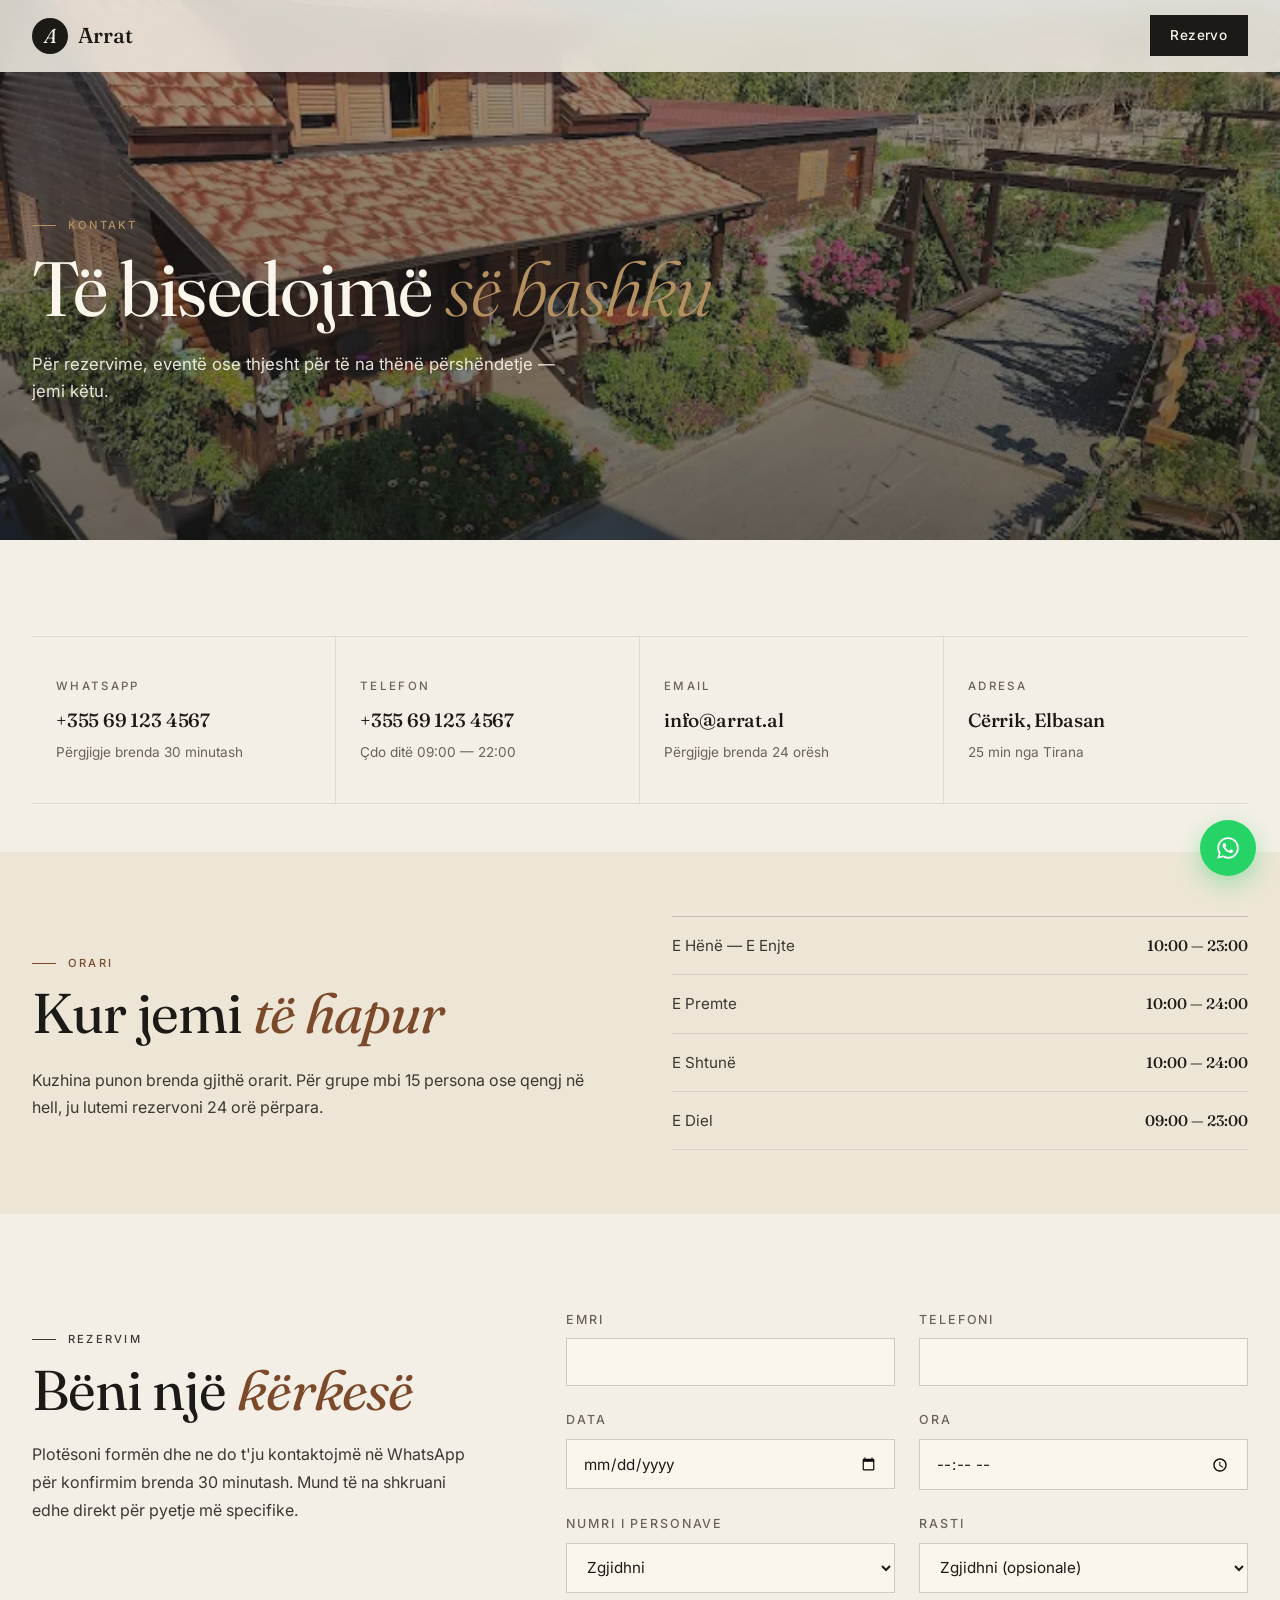
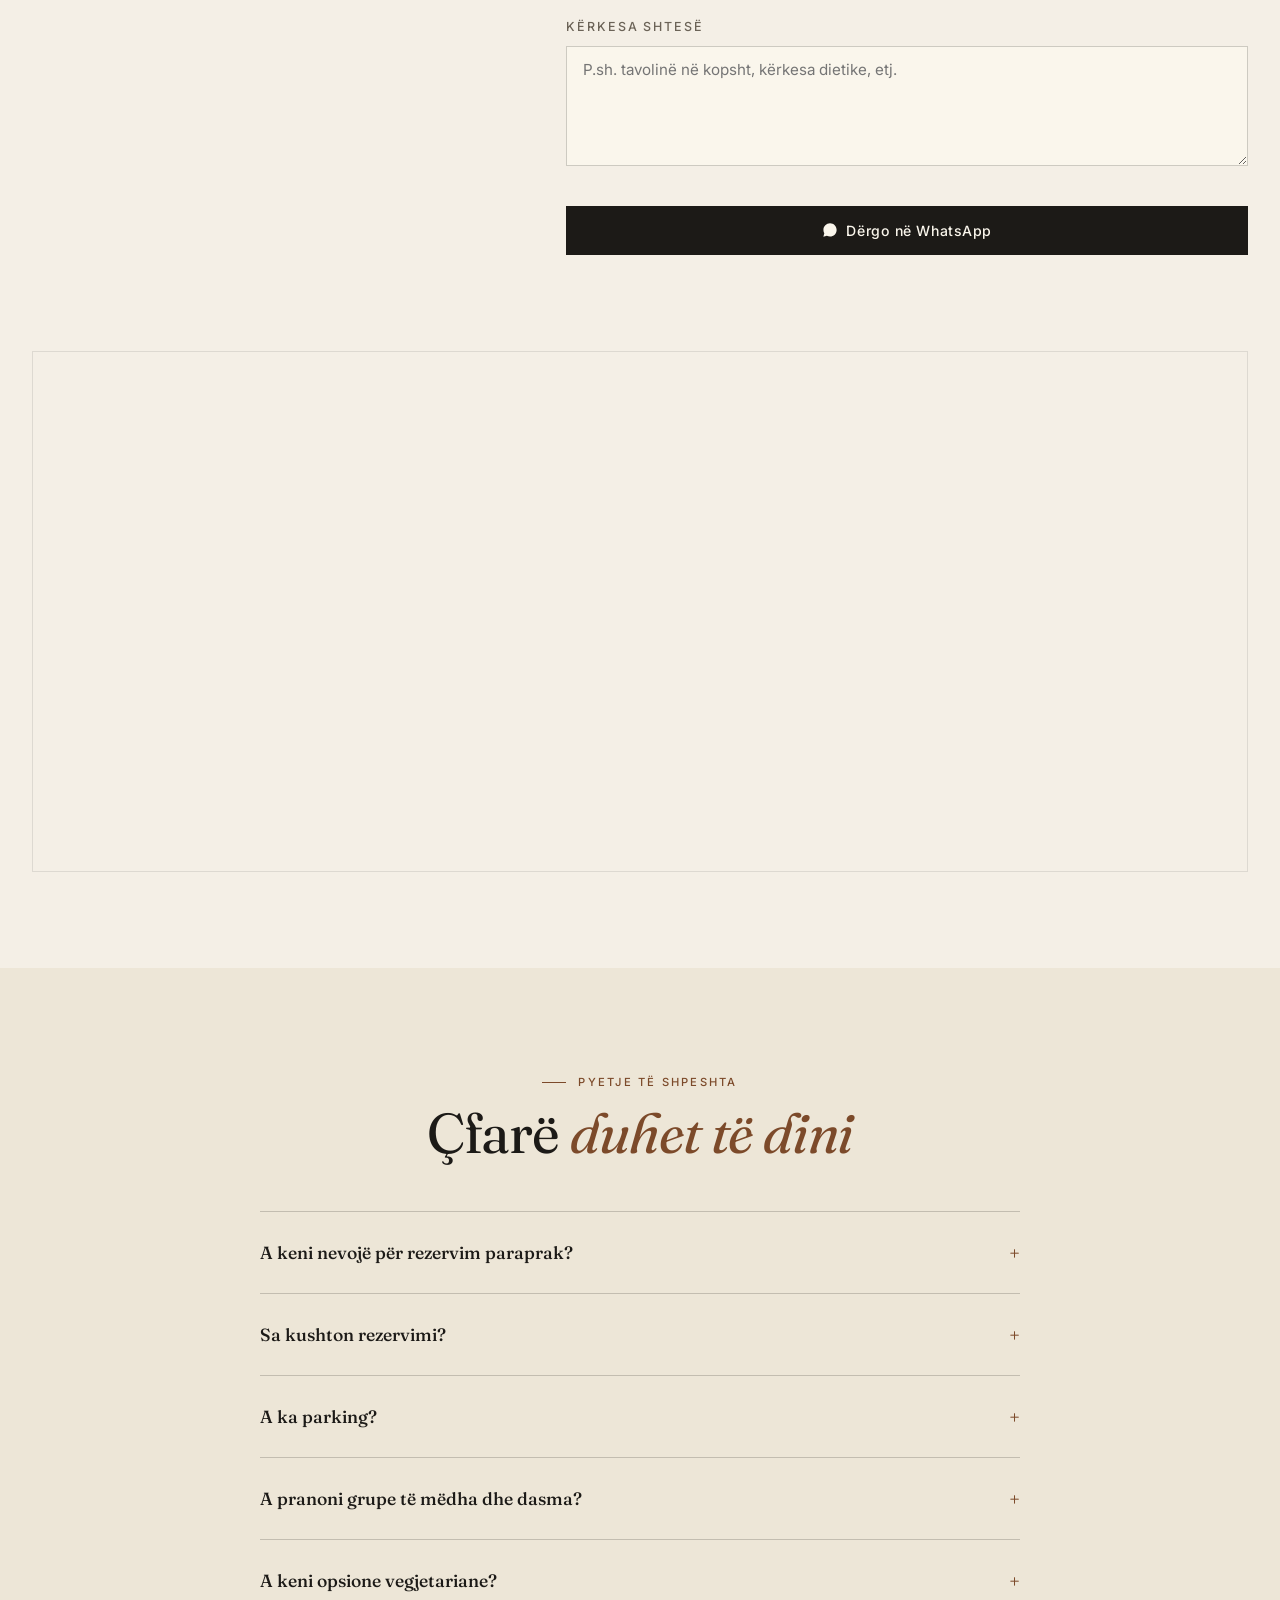
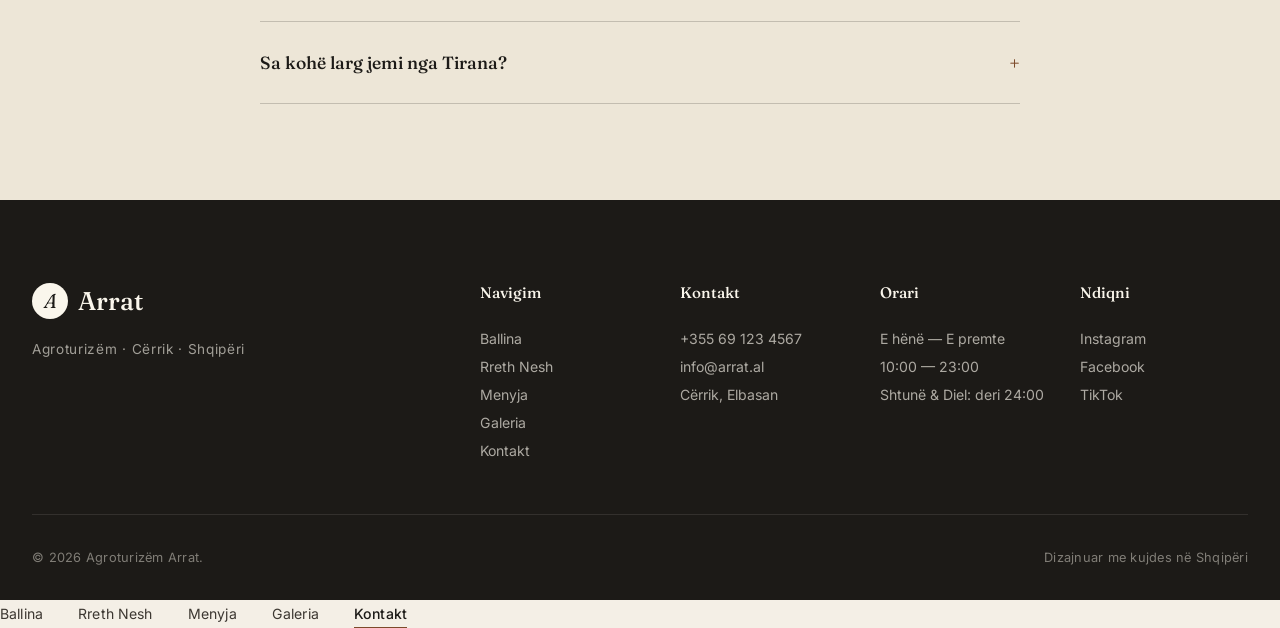
<file: kontakt.html>
<!DOCTYPE html>
<html lang="sq">
<head>
<meta charset="UTF-8">
<meta name="viewport" content="width=device-width, initial-scale=1.0">
<title>Kontakt — Arrat Agroturizëm</title>
<meta name="description" content="Kontaktoni Agroturizëm Arrat në Cërrik. Rezervime, orari, harta dhe pyetje të shpeshta.">
<link rel="preconnect" href="https://fonts.googleapis.com">
<link rel="preconnect" href="https://fonts.gstatic.com" crossorigin>
<link href="https://fonts.googleapis.com/css2?family=Fraunces:ital,opsz,wght@0,9..144,300;0,9..144,400;0,9..144,500;0,9..144,600;1,9..144,400&family=Inter:wght@300;400;500;600&display=swap" rel="stylesheet">
<link rel="stylesheet" href="styles.css">
</head>
<body>

<!-- Navigation -->
<nav class="nav" id="navbar">
  <div class="nav-inner">
    <a href="index.html" class="brand">
      <span class="brand-mark">A</span>
      <span class="brand-name">Arrat</span>
    </a>
    <ul class="nav-links" id="navMenu">
      <li><a href="index.html">Ballina</a></li>
      <li><a href="rreth-nesh.html">Rreth Nesh</a></li>
      <li><a href="menu.html">Menyja</a></li>
      <li><a href="galeria.html">Galeria</a></li>
      <li><a href="kontakt.html" class="active">Kontakt</a></li>
    </ul>
    <a href="https://wa.me/355691234567?text=P%C3%ABrsh%C3%ABndetje%2C%20d%C3%ABshiroj%20t%C3%AB%20rezervoj" class="nav-cta">Rezervo</a>
    <button class="nav-toggle" id="menuToggle" aria-label="Menu">
      <span></span><span></span>
    </button>
  </div>
</nav>

<!-- Page Header -->
<header class="page-header">
  <div class="page-header-bg"><img src="[data-uri]" alt=""></div>
  <div class="page-header-content">
    <p class="eyebrow light"><span class="eyebrow-dash"></span>Kontakt</p>
    <h1 class="page-header-title">Të bisedojmë <em>së bashku</em></h1>
    <p class="page-header-sub">Për rezervime, eventë ose thjesht për të na thënë përshëndetje — jemi këtu.</p>
  </div>
</header>

<!-- Contact cards -->
<section class="contact-intro">
  <div class="container">
    <div class="contact-grid">
      <div class="contact-card">
        <p class="contact-card-label">WhatsApp</p>
        <a href="https://wa.me/355691234567" class="contact-card-value">+355 69 123 4567</a>
        <p class="contact-card-sub">Përgjigje brenda 30 minutash</p>
      </div>
      <div class="contact-card">
        <p class="contact-card-label">Telefon</p>
        <a href="tel:+355691234567" class="contact-card-value">+355 69 123 4567</a>
        <p class="contact-card-sub">Çdo ditë 09:00 — 22:00</p>
      </div>
      <div class="contact-card">
        <p class="contact-card-label">Email</p>
        <a href="mailto:info@arrat.al" class="contact-card-value">info@arrat.al</a>
        <p class="contact-card-sub">Përgjigje brenda 24 orësh</p>
      </div>
      <div class="contact-card">
        <p class="contact-card-label">Adresa</p>
        <span class="contact-card-value">Cërrik, Elbasan</span>
        <p class="contact-card-sub">25 min nga Tirana</p>
      </div>
    </div>
  </div>
</section>

<!-- Hours -->
<section class="hours-section">
  <div class="container">
    <div class="hours-grid">
      <div>
        <p class="eyebrow"><span class="eyebrow-dash"></span>Orari</p>
        <h2 class="h-display">Kur jemi <em>të hapur</em></h2>
        <p style="margin-top: 1.5rem; color: var(--ink-70); line-height: 1.7;">Kuzhina punon brenda gjithë orarit. Për grupe mbi 15 persona ose qengj në hell, ju lutemi rezervoni 24 orë përpara.</p>
      </div>
      <div class="hours-list">
        <div class="hours-row">
          <span class="hours-day">E Hënë — E Enjte</span>
          <span class="hours-time">10:00 — 23:00</span>
        </div>
        <div class="hours-row">
          <span class="hours-day">E Premte</span>
          <span class="hours-time">10:00 — 24:00</span>
        </div>
        <div class="hours-row">
          <span class="hours-day">E Shtunë</span>
          <span class="hours-time">10:00 — 24:00</span>
        </div>
        <div class="hours-row">
          <span class="hours-day">E Diel</span>
          <span class="hours-time">09:00 — 23:00</span>
        </div>
      </div>
    </div>
  </div>
</section>

<!-- Reservation Form -->
<section class="reservation">
  <div class="container">
    <div class="reservation-grid">
      <div class="reservation-intro">
        <p class="eyebrow"><span class="eyebrow-dash"></span>Rezervim</p>
        <h2 class="h-display">Bëni një <em>kërkesë</em></h2>
        <p>Plotësoni formën dhe ne do t'ju kontaktojmë në WhatsApp për konfirmim brenda 30 minutash. Mund të na shkruani edhe direkt për pyetje më specifike.</p>
      </div>
      <form id="reservationForm">
        <div class="form-grid">
          <div class="form-group">
            <label class="form-label" for="name">Emri</label>
            <input class="form-input" type="text" id="name" name="name" required>
          </div>
          <div class="form-group">
            <label class="form-label" for="phone">Telefoni</label>
            <input class="form-input" type="tel" id="phone" name="phone" required>
          </div>
          <div class="form-group">
            <label class="form-label" for="date">Data</label>
            <input class="form-input" type="date" id="date" name="date" required>
          </div>
          <div class="form-group">
            <label class="form-label" for="time">Ora</label>
            <input class="form-input" type="time" id="time" name="time" required>
          </div>
          <div class="form-group">
            <label class="form-label" for="people">Numri i personave</label>
            <select class="form-select" id="people" name="people" required>
              <option value="">Zgjidhni</option>
              <option value="2">2 persona</option>
              <option value="3-4">3-4 persona</option>
              <option value="5-8">5-8 persona</option>
              <option value="9-15">9-15 persona</option>
              <option value="16+">16+ persona</option>
            </select>
          </div>
          <div class="form-group">
            <label class="form-label" for="occasion">Rasti</label>
            <select class="form-select" id="occasion" name="occasion">
              <option value="">Zgjidhni (opsionale)</option>
              <option value="Drekë familjare">Drekë familjare</option>
              <option value="Darkë romantike">Darkë romantike</option>
              <option value="Ditëlindje">Ditëlindje</option>
              <option value="Dasmë">Dasmë</option>
              <option value="Event biznesi">Event biznesi</option>
              <option value="Tjetër">Tjetër</option>
            </select>
          </div>
          <div class="form-group form-full">
            <label class="form-label" for="message">Kërkesa shtesë</label>
            <textarea class="form-textarea" id="message" name="message" placeholder="P.sh. tavolinë në kopsht, kërkesa dietike, etj."></textarea>
          </div>
          <button type="submit" class="btn btn-dark form-submit">
            <svg viewBox="0 0 24 24" fill="currentColor" width="16" height="16"><path d="M12.04 2c-5.46 0-9.91 4.45-9.91 9.91 0 1.75.46 3.45 1.32 4.95L2.05 22l5.25-1.38c1.45.79 3.08 1.21 4.74 1.21 5.46 0 9.91-4.45 9.91-9.91 0-2.65-1.03-5.14-2.9-7.01C17.18 3.03 14.69 2 12.04 2"/></svg>
            Dërgo në WhatsApp
          </button>
        </div>
      </form>
    </div>
  </div>
</section>

<!-- Map -->
<section class="map-section">
  <div class="container">
    <div class="map-wrap">
      <iframe src="https://www.google.com/maps/embed?pb=!1m18!1m12!1m3!1d2992.4!2d19.9756!3d41.0383!2m3!1f0!2f0!3f0!3m2!1i1024!2i768!4f13.1!3m3!1m2!1s0x0%3A0x0!2zNDHCsDAyJzE3LjkiTiAxOcKwNTgnMzIuMiJF!5e0!3m2!1ssq!2sal!4v1700000000000" allowfullscreen="" loading="lazy" referrerpolicy="no-referrer-when-downgrade" title="Harta e Arrat"></iframe>
    </div>
  </div>
</section>

<!-- FAQ -->
<section class="faq">
  <div class="container">
    <div class="faq-head">
      <p class="eyebrow"><span class="eyebrow-dash"></span>Pyetje të shpeshta</p>
      <h2 class="h-display">Çfarë <em>duhet të dini</em></h2>
    </div>
    <div class="faq-list">
      <div class="faq-item">
        <div class="faq-question">A keni nevojë për rezervim paraprak? <span class="faq-icon">+</span></div>
        <div class="faq-answer"><p>Rezervimi nuk është i detyrueshëm, por është rekomandueshëm — sidomos për fundjavë, festa dhe grupe. Për qengj në hell ose menu të personalizuara, na kontaktoni 24 orë përpara.</p></div>
      </div>
      <div class="faq-item">
        <div class="faq-question">Sa kushton rezervimi? <span class="faq-icon">+</span></div>
        <div class="faq-answer"><p>Rezervimi është falas. Paguani vetëm për atë që konsumoni nga menyja. Për eventë të mëdha (mbi 50 persona) mund të kërkojmë depozitë të vogël.</p></div>
      </div>
      <div class="faq-item">
        <div class="faq-question">A ka parking? <span class="faq-icon">+</span></div>
        <div class="faq-answer"><p>Po, kemi parking falas për rreth 60 makina, brenda territorit tonë.</p></div>
      </div>
      <div class="faq-item">
        <div class="faq-question">A pranoni grupe të mëdha dhe dasma? <span class="faq-icon">+</span></div>
        <div class="faq-answer"><p>Po, kemi sallë të madhe me oxhak qendror dhe hapësirë në kopsht për deri 200 persona. Për dasma dhe eventë na kontaktoni për një takim personal.</p></div>
      </div>
      <div class="faq-item">
        <div class="faq-question">A keni opsione vegjetariane? <span class="faq-icon">+</span></div>
        <div class="faq-answer"><p>Absolutisht. Shumica e pjatave të mezeve, sallatave dhe ëmbëlsirave janë vegjetariane. Na njoftoni paraprakisht për kërkesa specifike (vegane, pa gluten, etj.).</p></div>
      </div>
      <div class="faq-item">
        <div class="faq-question">Sa kohë larg jemi nga Tirana? <span class="faq-icon">+</span></div>
        <div class="faq-answer"><p>Rreth 25 minuta me makinë nga qendra e Tiranës nëpër autostradën Tiranë-Elbasan. 15 minuta nga Elbasani dhe 35 minuta nga Durrësi.</p></div>
      </div>
    </div>
  </div>
</section>

<!-- Footer -->
<footer class="footer">
  <div class="container">
    <div class="footer-top">
      <div class="footer-brand">
        <div class="footer-brand-logo">
          <span class="brand-mark">A</span>
          <span class="footer-brand-name">Arrat</span>
        </div>
        <p class="footer-tagline">Agroturizëm · Cërrik · Shqipëri</p>
      </div>
      <div class="footer-cols">
        <div class="footer-col">
          <h4>Navigim</h4>
          <a href="index.html">Ballina</a>
          <a href="rreth-nesh.html">Rreth Nesh</a>
          <a href="menu.html">Menyja</a>
          <a href="galeria.html">Galeria</a>
          <a href="kontakt.html">Kontakt</a>
        </div>
        <div class="footer-col">
          <h4>Kontakt</h4>
          <a href="tel:+355691234567">+355 69 123 4567</a>
          <a href="mailto:info@arrat.al">info@arrat.al</a>
          <span>Cërrik, Elbasan</span>
        </div>
        <div class="footer-col">
          <h4>Orari</h4>
          <span>E hënë — E premte</span>
          <span>10:00 — 23:00</span>
          <span>Shtunë & Diel: deri 24:00</span>
        </div>
        <div class="footer-col">
          <h4>Ndiqni</h4>
          <a href="#">Instagram</a>
          <a href="#">Facebook</a>
          <a href="#">TikTok</a>
        </div>
      </div>
    </div>
    <div class="footer-bottom">
      <p>© <span id="currentYear">2026</span> Agroturizëm Arrat.</p>
      <p>Dizajnuar me kujdes në Shqipëri</p>
    </div>
  </div>
</footer>

<!-- Floating WhatsApp -->
<a href="https://wa.me/355691234567?text=P%C3%ABrsh%C3%ABndetje%2C%20d%C3%ABshiroj%20informacion%20p%C3%ABr%20Agroturiz%C3%ABm%20Arrat" class="fab-wa" aria-label="WhatsApp">
  <svg viewBox="0 0 24 24" fill="currentColor" width="26" height="26"><path d="M12.04 2c-5.46 0-9.91 4.45-9.91 9.91 0 1.75.46 3.45 1.32 4.95L2.05 22l5.25-1.38c1.45.79 3.08 1.21 4.74 1.21 5.46 0 9.91-4.45 9.91-9.91 0-2.65-1.03-5.14-2.9-7.01C17.18 3.03 14.69 2 12.04 2m.01 1.67c2.2 0 4.26.86 5.82 2.42a8.23 8.23 0 0 1 2.41 5.83c0 4.54-3.7 8.23-8.24 8.23-1.48 0-2.93-.39-4.19-1.15l-.3-.17-3.12.82.83-3.04-.2-.32a8.188 8.188 0 0 1-1.26-4.38c.01-4.54 3.7-8.24 8.25-8.24M8.53 7.33c-.16 0-.43.06-.66.31-.22.25-.87.86-.87 2.07 0 1.22.89 2.39 1 2.56.14.17 1.76 2.67 4.25 3.73.59.27 1.05.42 1.41.53.59.19 1.13.16 1.56.1.48-.07 1.46-.6 1.67-1.18.2-.58.2-1.07.14-1.18-.07-.1-.23-.16-.48-.27-.25-.14-1.47-.74-1.69-.82-.23-.08-.37-.12-.56.12-.16.25-.64.81-.78.97-.15.17-.29.19-.53.07-.26-.13-1.06-.39-2-1.23-.74-.66-1.23-1.47-1.38-1.72-.12-.24-.01-.39.11-.5.11-.11.27-.29.37-.44.13-.14.17-.25.25-.41.08-.17.04-.31-.02-.43-.06-.11-.56-1.35-.77-1.84-.2-.48-.4-.42-.56-.43-.14 0-.3-.01-.47-.01"/></svg>
</a>


<script>
(function() {
  function init() {
    // ===== Mobile Menu — moves menu OUT of nav into body to escape any parent constraints =====
    var toggle = document.getElementById('menuToggle');
    var menu = document.getElementById('navMenu');
    if (toggle && menu) {
      // Move menu to body to escape any nav overflow/z-index issues
      if (menu.parentElement.tagName !== 'BODY') {
        document.body.appendChild(menu);
      }
      toggle.onclick = function(e) {
        e.preventDefault();
        e.stopPropagation();
        var isOpen = menu.classList.toggle('is-open');
        toggle.classList.toggle('active');
        document.body.style.overflow = isOpen ? 'hidden' : '';
      };
      var links = menu.querySelectorAll('a');
      for (var i = 0; i < links.length; i++) {
        links[i].addEventListener('click', function() {
          menu.classList.remove('is-open');
          toggle.classList.remove('active');
          document.body.style.overflow = '';
        });
      }
    }

    // ===== Navbar Scroll =====
    var navbar = document.getElementById('navbar');
    if (navbar) {
      window.addEventListener('scroll', function() {
        if (window.scrollY > 30) navbar.classList.add('scrolled');
        else navbar.classList.remove('scrolled');
      });
    }

    // ===== Image Error Fallback =====
    var imgs = document.querySelectorAll('img');
    for (var i = 0; i < imgs.length; i++) {
      imgs[i].addEventListener('error', function() {
        this.style.background = 'linear-gradient(135deg, #ede6d7, #d4c8b0)';
        this.style.minHeight = '200px';
      });
    }

    // ===== Gallery Filter =====
    var filterBtns = document.querySelectorAll('.filter-btn');
    var galleryItems = document.querySelectorAll('.gallery-item');
    for (var i = 0; i < filterBtns.length; i++) {
      filterBtns[i].addEventListener('click', function() {
        for (var j = 0; j < filterBtns.length; j++) filterBtns[j].classList.remove('active');
        this.classList.add('active');
        var filter = this.getAttribute('data-filter');
        for (var k = 0; k < galleryItems.length; k++) {
          var cat = galleryItems[k].getAttribute('data-category');
          if (filter === 'all' || cat === filter) galleryItems[k].classList.remove('hidden');
          else galleryItems[k].classList.add('hidden');
        }
      });
    }

    // ===== Lightbox =====
    var lightbox = document.getElementById('lightbox');
    var lightboxImg = document.getElementById('lightboxImg');
    var lightboxCaption = document.getElementById('lightboxCaption');
    var lightboxClose = document.getElementById('lightboxClose');
    if (lightbox) {
      for (var i = 0; i < galleryItems.length; i++) {
        galleryItems[i].addEventListener('click', function() {
          var img = this.querySelector('img');
          var span = this.querySelector('.gallery-item-overlay span');
          if (img) {
            lightboxImg.src = img.src;
            lightboxImg.alt = img.alt;
            if (lightboxCaption && span) lightboxCaption.textContent = span.textContent;
            lightbox.classList.add('active');
            document.body.style.overflow = 'hidden';
          }
        });
      }
      function closeLb() {
        lightbox.classList.remove('active');
        document.body.style.overflow = '';
      }
      if (lightboxClose) lightboxClose.addEventListener('click', closeLb);
      lightbox.addEventListener('click', function(e) { if (e.target === lightbox) closeLb(); });
      document.addEventListener('keydown', function(e) {
        if (e.key === 'Escape' && lightbox.classList.contains('active')) closeLb();
      });
    }

    // ===== FAQ Accordion =====
    var faqs = document.querySelectorAll('.faq-question');
    for (var i = 0; i < faqs.length; i++) {
      faqs[i].addEventListener('click', function() {
        var item = this.parentElement;
        var wasActive = item.classList.contains('active');
        var allItems = document.querySelectorAll('.faq-item');
        for (var j = 0; j < allItems.length; j++) allItems[j].classList.remove('active');
        if (!wasActive) item.classList.add('active');
      });
    }

    // ===== Reservation Form =====
    var form = document.getElementById('reservationForm');
    if (form) {
      form.addEventListener('submit', function(e) {
        e.preventDefault();
        var fd = new FormData(form);
        var msg = 'Përshëndetje Agroturizëm Arrat!\n\nDëshiroj të bëj një rezervim:\n\n';
        msg += 'Emri: ' + (fd.get('name') || '') + '\n';
        msg += 'Telefoni: ' + (fd.get('phone') || '') + '\n';
        msg += 'Data: ' + (fd.get('date') || '') + '\n';
        msg += 'Ora: ' + (fd.get('time') || '') + '\n';
        msg += 'Numri i personave: ' + (fd.get('people') || '') + '\n';
        var occ = fd.get('occasion');
        if (occ) msg += 'Rasti: ' + occ + '\n';
        var note = fd.get('message');
        if (note && note.trim()) msg += '\nKërkesa shtesë:\n' + note + '\n';
        msg += '\nFaleminderit!';
        window.open('https://wa.me/355691234567?text=' + encodeURIComponent(msg), '_blank');
      });
    }

    var dateInput = document.querySelector('input[name="date"]');
    if (dateInput) dateInput.setAttribute('min', new Date().toISOString().split('T')[0]);

    var statsObs = new IntersectionObserver(function(entries) {
      entries.forEach(function(entry) {
        if (entry.isIntersecting && !entry.target.classList.contains('counted')) {
          entry.target.classList.add('counted');
          var nums = entry.target.querySelectorAll('.stat-number');
          nums.forEach(function(stat) {
            var text = stat.textContent;
            var m = text.match(/[\d,]+/);
            if (m) {
              var target = parseInt(m[0].replace(/,/g, ''));
              var suffix = text.replace(m[0], '');
              var current = 0;
              var inc = Math.ceil(target / 50);
              var t = setInterval(function() {
                current += inc;
                if (current >= target) { current = target; clearInterval(t); }
                stat.textContent = current.toLocaleString() + suffix;
              }, 30);
            }
          });
        }
      });
    }, { threshold: 0.3 });
    var statsEls = document.querySelectorAll('.about-stats');
    for (var i = 0; i < statsEls.length; i++) statsObs.observe(statsEls[i]);

    var yr = document.getElementById('currentYear');
    if (yr) yr.textContent = new Date().getFullYear();
  }

  if (document.readyState === 'loading') {
    document.addEventListener('DOMContentLoaded', init);
  } else {
    init();
  }
})();
</script>
</body>
</html>
</file>
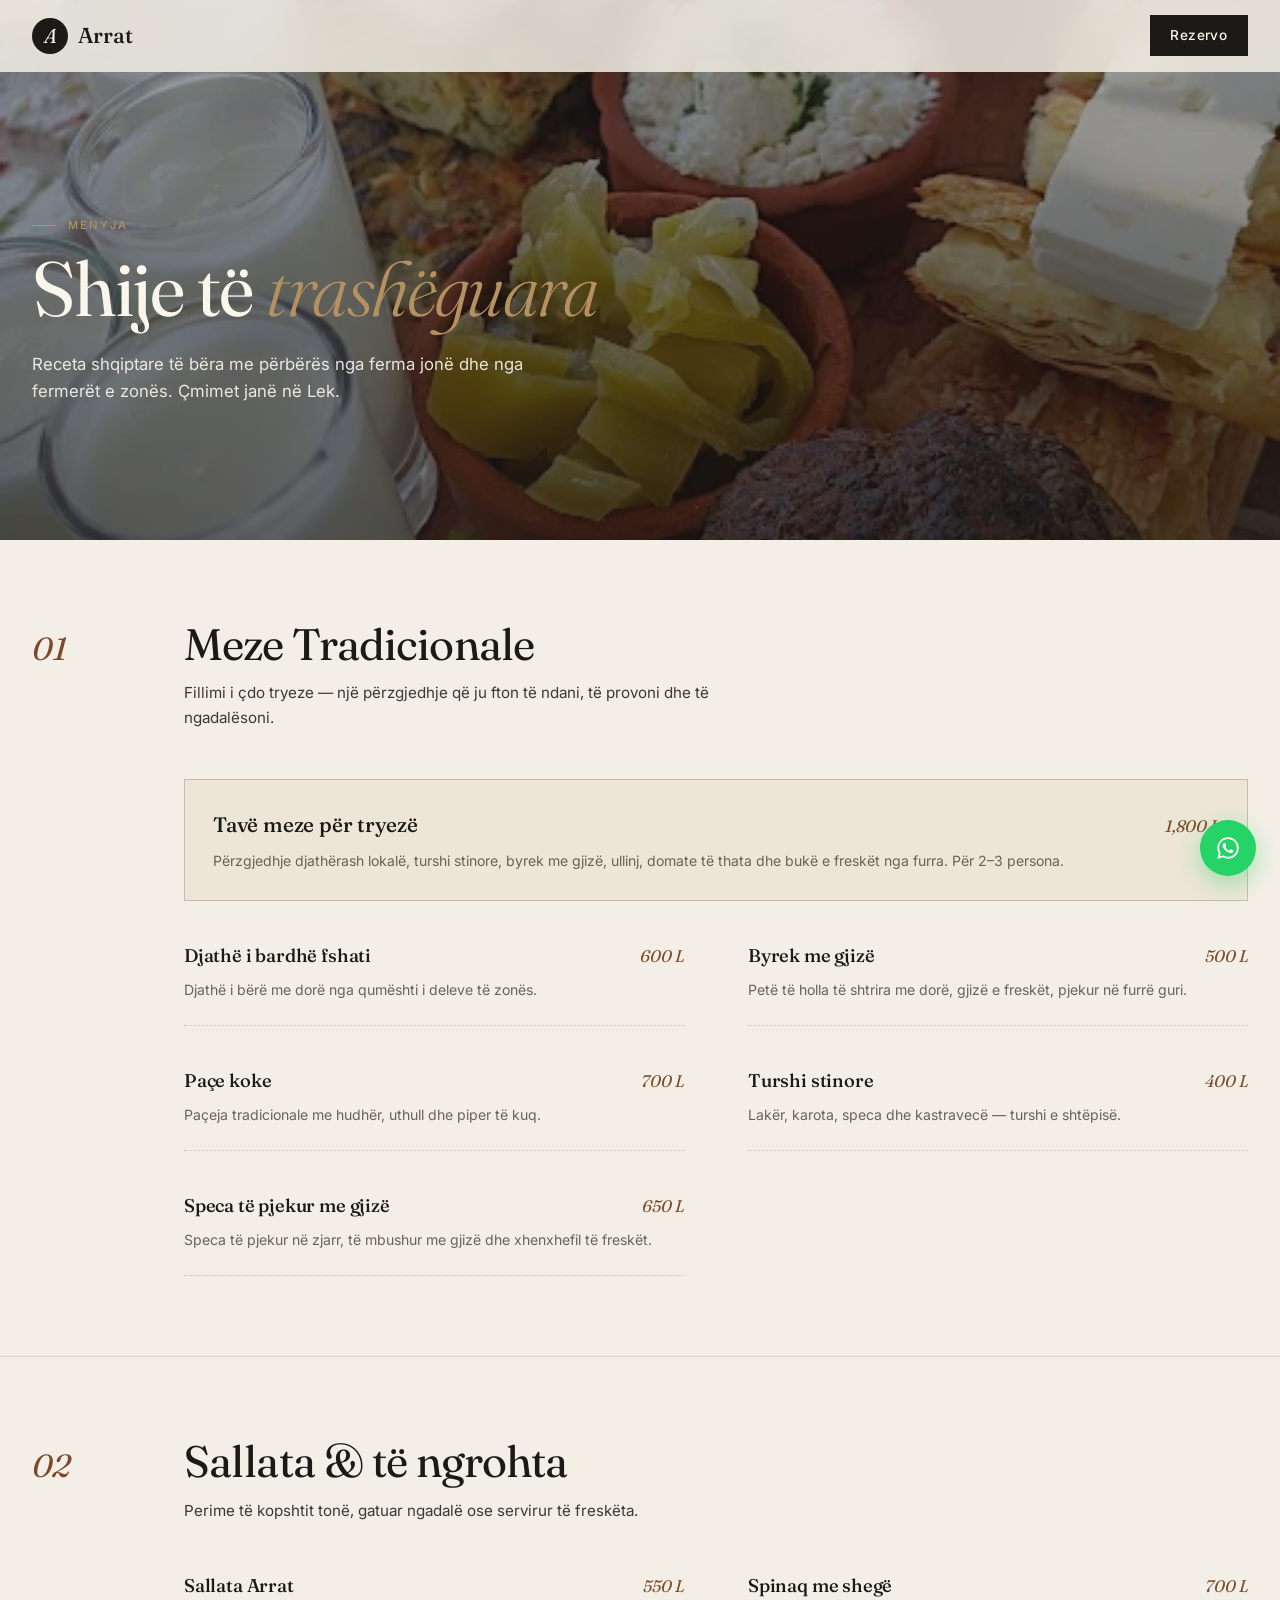
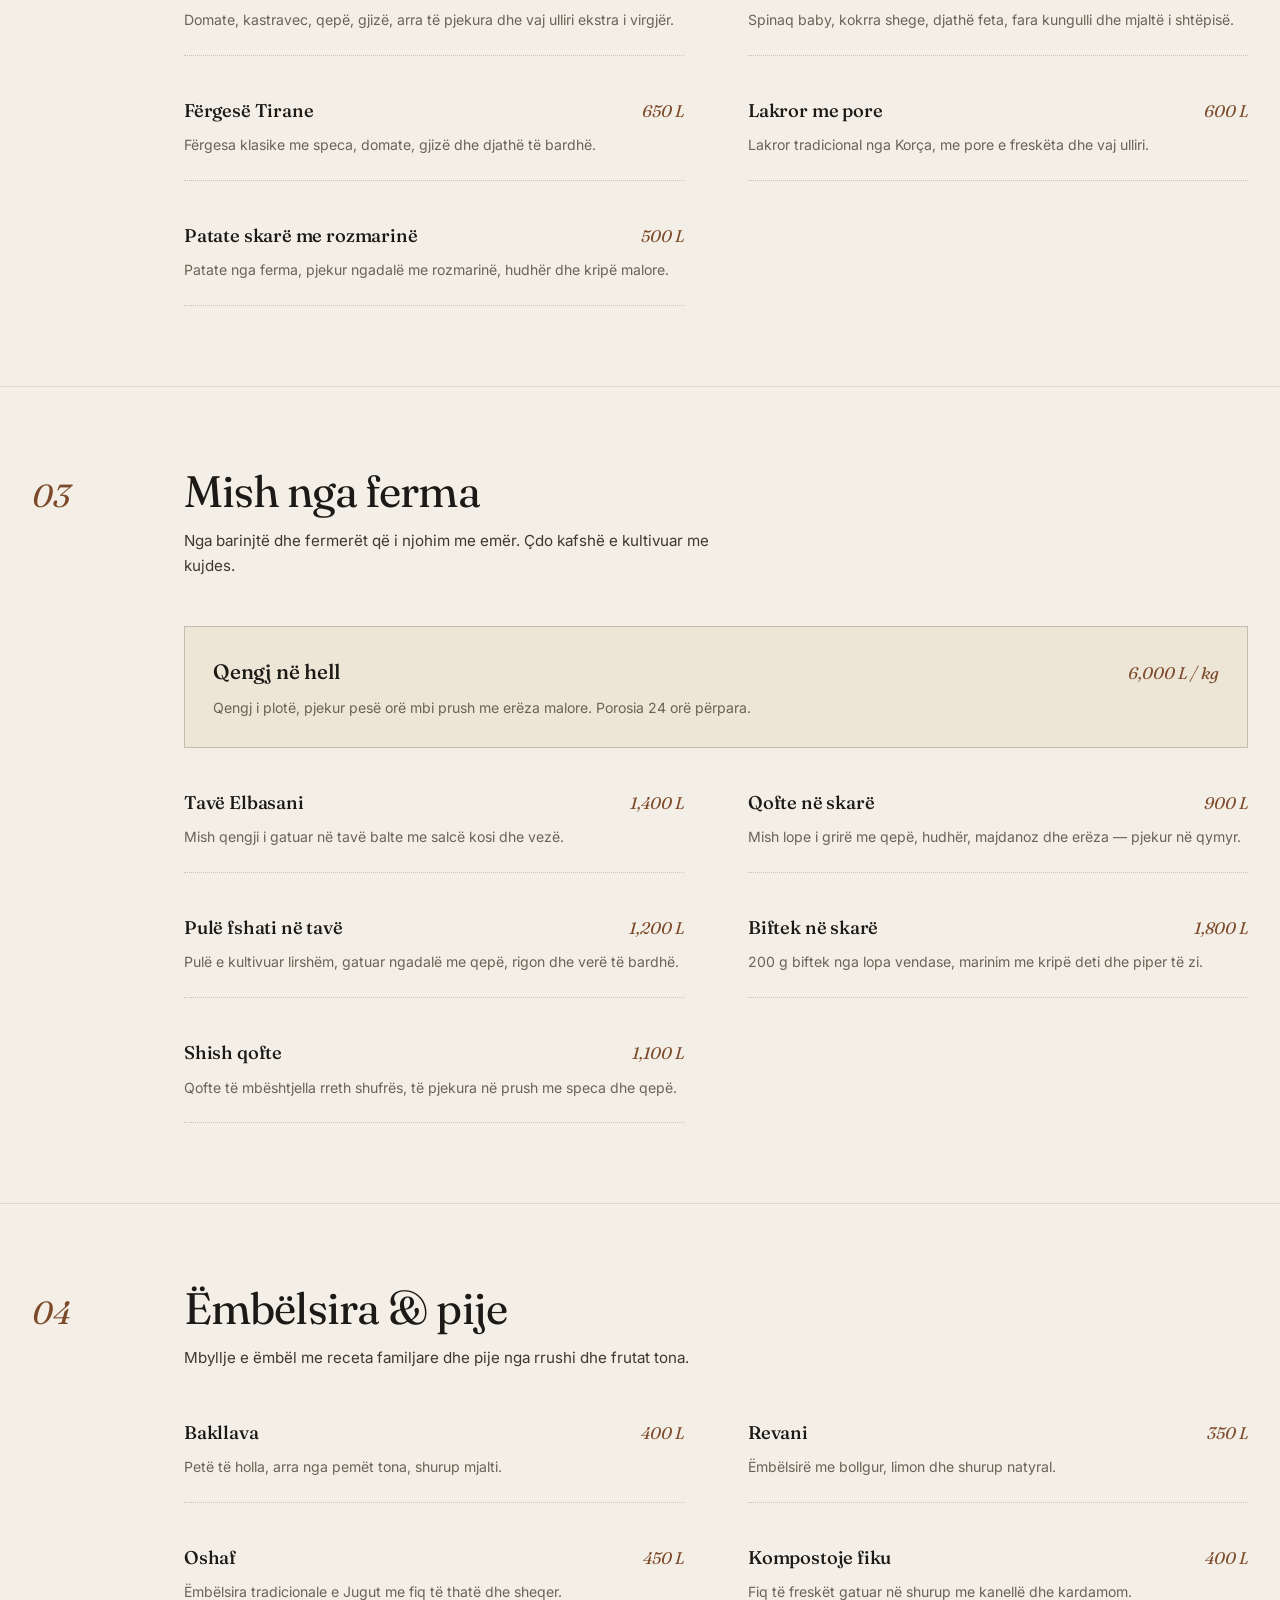
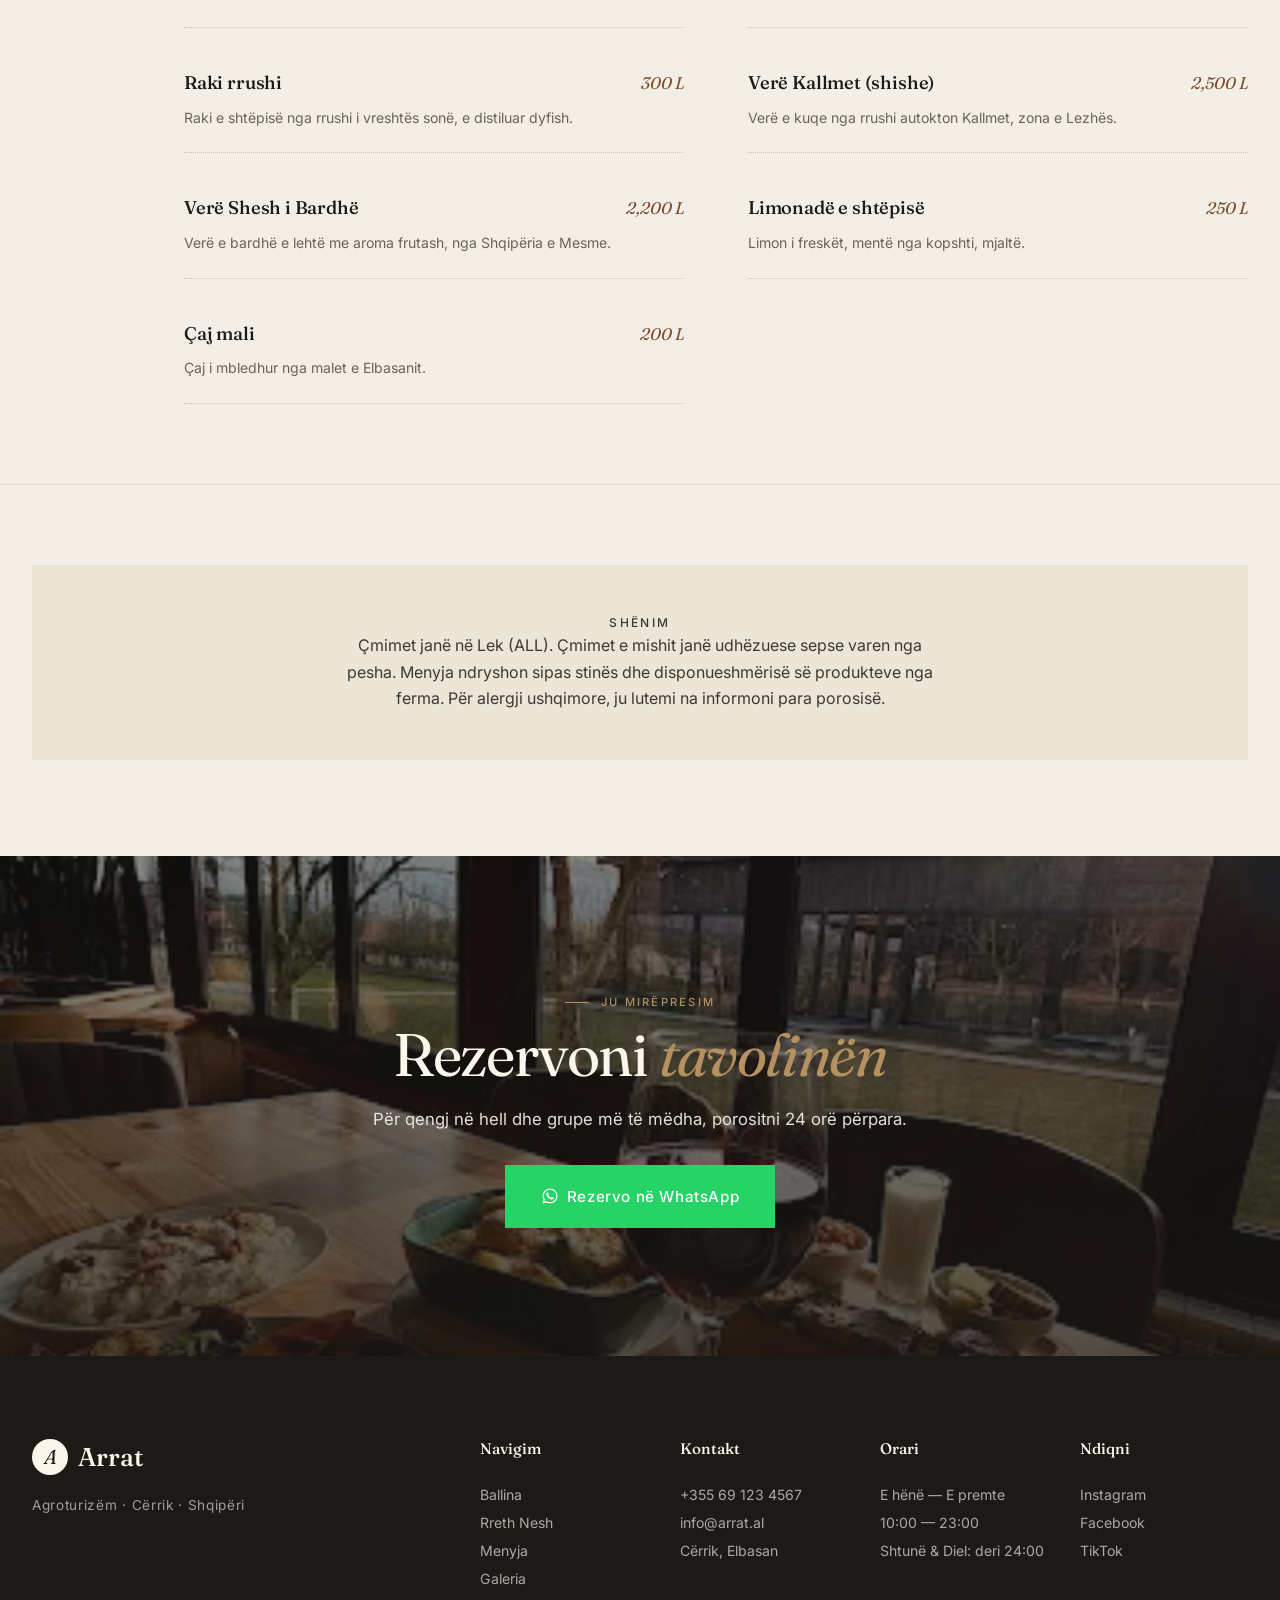
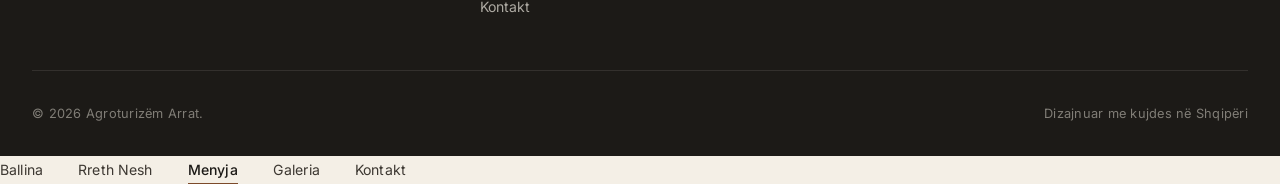
<file: menu.html>
<!DOCTYPE html>
<html lang="sq">
<head>
<meta charset="UTF-8">
<meta name="viewport" content="width=device-width, initial-scale=1.0">
<title>Menyja — Arrat Agroturizëm</title>
<meta name="description" content="Menyja e Agroturizëm Arrat — kuzhinë tradicionale shqiptare, meze, mish nga ferma, ëmbëlsira dhe pije lokale.">
<link rel="preconnect" href="https://fonts.googleapis.com">
<link rel="preconnect" href="https://fonts.gstatic.com" crossorigin>
<link href="https://fonts.googleapis.com/css2?family=Fraunces:ital,opsz,wght@0,9..144,300;0,9..144,400;0,9..144,500;0,9..144,600;1,9..144,400&family=Inter:wght@300;400;500;600&display=swap" rel="stylesheet">
<link rel="stylesheet" href="styles.css">
</head>
<body>

<!-- Navigation -->
<nav class="nav" id="navbar">
  <div class="nav-inner">
    <a href="index.html" class="brand">
      <span class="brand-mark">A</span>
      <span class="brand-name">Arrat</span>
    </a>
    <ul class="nav-links" id="navMenu">
      <li><a href="index.html">Ballina</a></li>
      <li><a href="rreth-nesh.html">Rreth Nesh</a></li>
      <li><a href="menu.html" class="active">Menyja</a></li>
      <li><a href="galeria.html">Galeria</a></li>
      <li><a href="kontakt.html">Kontakt</a></li>
    </ul>
    <a href="https://wa.me/355691234567?text=P%C3%ABrsh%C3%ABndetje%2C%20d%C3%ABshiroj%20t%C3%AB%20rezervoj" class="nav-cta">Rezervo</a>
    <button class="nav-toggle" id="menuToggle" aria-label="Menu">
      <span></span><span></span>
    </button>
  </div>
</nav>

<!-- Page Header -->
<header class="page-header">
  <div class="page-header-bg"><img src="[data-uri]" alt=""></div>
  <div class="page-header-content">
    <p class="eyebrow light"><span class="eyebrow-dash"></span>Menyja</p>
    <h1 class="page-header-title">Shije të <em>trashëguara</em></h1>
    <p class="page-header-sub">Receta shqiptare të bëra me përbërës nga ferma jonë dhe nga fermerët e zonës. Çmimet janë në Lek.</p>
  </div>
</header>

<!-- Menu Section 01 — Meze -->
<section class="menu-section">
  <div class="container">
    <div class="menu-section-head">
      <span class="menu-section-num">01</span>
      <div>
        <h2 class="menu-section-title">Meze Tradicionale</h2>
        <p class="menu-section-desc">Fillimi i çdo tryeze — një përzgjedhje që ju fton të ndani, të provoni dhe të ngadalësoni.</p>
      </div>
    </div>
    <div class="menu-list">
      <div class="menu-item featured">
        <div class="menu-item-head">
          <span class="menu-item-name">Tavë meze për tryezë</span>
          <span class="menu-item-price">1,800 L</span>
        </div>
        <p class="menu-item-desc">Përzgjedhje djathërash lokalë, turshi stinore, byrek me gjizë, ullinj, domate të thata dhe bukë e freskët nga furra. Për 2–3 persona.</p>
      </div>
      <div class="menu-item">
        <div class="menu-item-head">
          <span class="menu-item-name">Djathë i bardhë fshati</span>
          <span class="menu-item-price">600 L</span>
        </div>
        <p class="menu-item-desc">Djathë i bërë me dorë nga qumështi i deleve të zonës.</p>
      </div>
      <div class="menu-item">
        <div class="menu-item-head">
          <span class="menu-item-name">Byrek me gjizë</span>
          <span class="menu-item-price">500 L</span>
        </div>
        <p class="menu-item-desc">Petë të holla të shtrira me dorë, gjizë e freskët, pjekur në furrë guri.</p>
      </div>
      <div class="menu-item">
        <div class="menu-item-head">
          <span class="menu-item-name">Paçe koke</span>
          <span class="menu-item-price">700 L</span>
        </div>
        <p class="menu-item-desc">Paçeja tradicionale me hudhër, uthull dhe piper të kuq.</p>
      </div>
      <div class="menu-item">
        <div class="menu-item-head">
          <span class="menu-item-name">Turshi stinore</span>
          <span class="menu-item-price">400 L</span>
        </div>
        <p class="menu-item-desc">Lakër, karota, speca dhe kastravecë — turshi e shtëpisë.</p>
      </div>
      <div class="menu-item">
        <div class="menu-item-head">
          <span class="menu-item-name">Speca të pjekur me gjizë</span>
          <span class="menu-item-price">650 L</span>
        </div>
        <p class="menu-item-desc">Speca të pjekur në zjarr, të mbushur me gjizë dhe xhenxhefil të freskët.</p>
      </div>
    </div>
  </div>
</section>

<!-- Menu Section 02 — Sallata & të ngrohta -->
<section class="menu-section">
  <div class="container">
    <div class="menu-section-head">
      <span class="menu-section-num">02</span>
      <div>
        <h2 class="menu-section-title">Sallata & të ngrohta</h2>
        <p class="menu-section-desc">Perime të kopshtit tonë, gatuar ngadalë ose servirur të freskëta.</p>
      </div>
    </div>
    <div class="menu-list">
      <div class="menu-item">
        <div class="menu-item-head">
          <span class="menu-item-name">Sallata Arrat</span>
          <span class="menu-item-price">550 L</span>
        </div>
        <p class="menu-item-desc">Domate, kastravec, qepë, gjizë, arra të pjekura dhe vaj ulliri ekstra i virgjër.</p>
      </div>
      <div class="menu-item">
        <div class="menu-item-head">
          <span class="menu-item-name">Spinaq me shegë</span>
          <span class="menu-item-price">700 L</span>
        </div>
        <p class="menu-item-desc">Spinaq baby, kokrra shege, djathë feta, fara kungulli dhe mjaltë i shtëpisë.</p>
      </div>
      <div class="menu-item">
        <div class="menu-item-head">
          <span class="menu-item-name">Fërgesë Tirane</span>
          <span class="menu-item-price">650 L</span>
        </div>
        <p class="menu-item-desc">Fërgesa klasike me speca, domate, gjizë dhe djathë të bardhë.</p>
      </div>
      <div class="menu-item">
        <div class="menu-item-head">
          <span class="menu-item-name">Lakror me pore</span>
          <span class="menu-item-price">600 L</span>
        </div>
        <p class="menu-item-desc">Lakror tradicional nga Korça, me pore e freskëta dhe vaj ulliri.</p>
      </div>
      <div class="menu-item">
        <div class="menu-item-head">
          <span class="menu-item-name">Patate skarë me rozmarinë</span>
          <span class="menu-item-price">500 L</span>
        </div>
        <p class="menu-item-desc">Patate nga ferma, pjekur ngadalë me rozmarinë, hudhër dhe kripë malore.</p>
      </div>
    </div>
  </div>
</section>

<!-- Menu Section 03 — Mish -->
<section class="menu-section">
  <div class="container">
    <div class="menu-section-head">
      <span class="menu-section-num">03</span>
      <div>
        <h2 class="menu-section-title">Mish nga ferma</h2>
        <p class="menu-section-desc">Nga barinjtë dhe fermerët që i njohim me emër. Çdo kafshë e kultivuar me kujdes.</p>
      </div>
    </div>
    <div class="menu-list">
      <div class="menu-item featured">
        <div class="menu-item-head">
          <span class="menu-item-name">Qengj në hell</span>
          <span class="menu-item-price">6,000 L / kg</span>
        </div>
        <p class="menu-item-desc">Qengj i plotë, pjekur pesë orë mbi prush me erëza malore. Porosia 24 orë përpara.</p>
      </div>
      <div class="menu-item">
        <div class="menu-item-head">
          <span class="menu-item-name">Tavë Elbasani</span>
          <span class="menu-item-price">1,400 L</span>
        </div>
        <p class="menu-item-desc">Mish qengji i gatuar në tavë balte me salcë kosi dhe vezë.</p>
      </div>
      <div class="menu-item">
        <div class="menu-item-head">
          <span class="menu-item-name">Qofte në skarë</span>
          <span class="menu-item-price">900 L</span>
        </div>
        <p class="menu-item-desc">Mish lope i grirë me qepë, hudhër, majdanoz dhe erëza — pjekur në qymyr.</p>
      </div>
      <div class="menu-item">
        <div class="menu-item-head">
          <span class="menu-item-name">Pulë fshati në tavë</span>
          <span class="menu-item-price">1,200 L</span>
        </div>
        <p class="menu-item-desc">Pulë e kultivuar lirshëm, gatuar ngadalë me qepë, rigon dhe verë të bardhë.</p>
      </div>
      <div class="menu-item">
        <div class="menu-item-head">
          <span class="menu-item-name">Biftek në skarë</span>
          <span class="menu-item-price">1,800 L</span>
        </div>
        <p class="menu-item-desc">200 g biftek nga lopa vendase, marinim me kripë deti dhe piper të zi.</p>
      </div>
      <div class="menu-item">
        <div class="menu-item-head">
          <span class="menu-item-name">Shish qofte</span>
          <span class="menu-item-price">1,100 L</span>
        </div>
        <p class="menu-item-desc">Qofte të mbështjella rreth shufrës, të pjekura në prush me speca dhe qepë.</p>
      </div>
    </div>
  </div>
</section>

<!-- Menu Section 04 — Ëmbëlsira -->
<section class="menu-section">
  <div class="container">
    <div class="menu-section-head">
      <span class="menu-section-num">04</span>
      <div>
        <h2 class="menu-section-title">Ëmbëlsira & pije</h2>
        <p class="menu-section-desc">Mbyllje e ëmbël me receta familjare dhe pije nga rrushi dhe frutat tona.</p>
      </div>
    </div>
    <div class="menu-list">
      <div class="menu-item">
        <div class="menu-item-head">
          <span class="menu-item-name">Bakllava</span>
          <span class="menu-item-price">400 L</span>
        </div>
        <p class="menu-item-desc">Petë të holla, arra nga pemët tona, shurup mjalti.</p>
      </div>
      <div class="menu-item">
        <div class="menu-item-head">
          <span class="menu-item-name">Revani</span>
          <span class="menu-item-price">350 L</span>
        </div>
        <p class="menu-item-desc">Ëmbëlsirë me bollgur, limon dhe shurup natyral.</p>
      </div>
      <div class="menu-item">
        <div class="menu-item-head">
          <span class="menu-item-name">Oshaf</span>
          <span class="menu-item-price">450 L</span>
        </div>
        <p class="menu-item-desc">Ëmbëlsira tradicionale e Jugut me fiq të thatë dhe sheqer.</p>
      </div>
      <div class="menu-item">
        <div class="menu-item-head">
          <span class="menu-item-name">Kompostoje fiku</span>
          <span class="menu-item-price">400 L</span>
        </div>
        <p class="menu-item-desc">Fiq të freskët gatuar në shurup me kanellë dhe kardamom.</p>
      </div>
      <div class="menu-item">
        <div class="menu-item-head">
          <span class="menu-item-name">Raki rrushi</span>
          <span class="menu-item-price">300 L</span>
        </div>
        <p class="menu-item-desc">Raki e shtëpisë nga rrushi i vreshtës sonë, e distiluar dyfish.</p>
      </div>
      <div class="menu-item">
        <div class="menu-item-head">
          <span class="menu-item-name">Verë Kallmet (shishe)</span>
          <span class="menu-item-price">2,500 L</span>
        </div>
        <p class="menu-item-desc">Verë e kuqe nga rrushi autokton Kallmet, zona e Lezhës.</p>
      </div>
      <div class="menu-item">
        <div class="menu-item-head">
          <span class="menu-item-name">Verë Shesh i Bardhë</span>
          <span class="menu-item-price">2,200 L</span>
        </div>
        <p class="menu-item-desc">Verë e bardhë e lehtë me aroma frutash, nga Shqipëria e Mesme.</p>
      </div>
      <div class="menu-item">
        <div class="menu-item-head">
          <span class="menu-item-name">Limonadë e shtëpisë</span>
          <span class="menu-item-price">250 L</span>
        </div>
        <p class="menu-item-desc">Limon i freskët, mentë nga kopshti, mjaltë.</p>
      </div>
      <div class="menu-item">
        <div class="menu-item-head">
          <span class="menu-item-name">Çaj mali</span>
          <span class="menu-item-price">200 L</span>
        </div>
        <p class="menu-item-desc">Çaj i mbledhur nga malet e Elbasanit.</p>
      </div>
    </div>
  </div>
</section>

<!-- Note -->
<section class="container" style="padding: 3rem 2rem 6rem;">
  <div class="menu-note">
    <p class="menu-note-label">Shënim</p>
    <p>Çmimet janë në Lek (ALL). Çmimet e mishit janë udhëzuese sepse varen nga pesha. Menyja ndryshon sipas stinës dhe disponueshmërisë së produkteve nga ferma. Për alergji ushqimore, ju lutemi na informoni para porosisë.</p>
  </div>
</section>

<!-- CTA -->
<section class="cta">
  <div class="cta-bg"><img src="[data-uri]" alt=""></div>
  <div class="cta-content">
    <p class="eyebrow light"><span class="eyebrow-dash"></span>Ju mirëpresim</p>
    <h2 class="cta-title">Rezervoni <em>tavolinën</em></h2>
    <p class="cta-sub">Për qengj në hell dhe grupe më të mëdha, porositni 24 orë përpara.</p>
    <a href="https://wa.me/355691234567?text=P%C3%ABrsh%C3%ABndetje%2C%20d%C3%ABshiroj%20t%C3%AB%20rezervoj%20n%C3%AB%20Agroturiz%C3%ABm%20Arrat" class="btn btn-whatsapp btn-lg">
      <svg viewBox="0 0 24 24" fill="currentColor" width="18" height="18"><path d="M12.04 2c-5.46 0-9.91 4.45-9.91 9.91 0 1.75.46 3.45 1.32 4.95L2.05 22l5.25-1.38c1.45.79 3.08 1.21 4.74 1.21 5.46 0 9.91-4.45 9.91-9.91 0-2.65-1.03-5.14-2.9-7.01C17.18 3.03 14.69 2 12.04 2m.01 1.67c2.2 0 4.26.86 5.82 2.42a8.23 8.23 0 0 1 2.41 5.83c0 4.54-3.7 8.23-8.24 8.23-1.48 0-2.93-.39-4.19-1.15l-.3-.17-3.12.82.83-3.04-.2-.32a8.188 8.188 0 0 1-1.26-4.38c.01-4.54 3.7-8.24 8.25-8.24M8.53 7.33c-.16 0-.43.06-.66.31-.22.25-.87.86-.87 2.07 0 1.22.89 2.39 1 2.56.14.17 1.76 2.67 4.25 3.73.59.27 1.05.42 1.41.53.59.19 1.13.16 1.56.1.48-.07 1.46-.6 1.67-1.18.2-.58.2-1.07.14-1.18-.07-.1-.23-.16-.48-.27-.25-.14-1.47-.74-1.69-.82-.23-.08-.37-.12-.56.12-.16.25-.64.81-.78.97-.15.17-.29.19-.53.07-.26-.13-1.06-.39-2-1.23-.74-.66-1.23-1.47-1.38-1.72-.12-.24-.01-.39.11-.5.11-.11.27-.29.37-.44.13-.14.17-.25.25-.41.08-.17.04-.31-.02-.43-.06-.11-.56-1.35-.77-1.84-.2-.48-.4-.42-.56-.43-.14 0-.3-.01-.47-.01"/></svg>
      Rezervo në WhatsApp
    </a>
  </div>
</section>

<!-- Footer -->
<footer class="footer">
  <div class="container">
    <div class="footer-top">
      <div class="footer-brand">
        <div class="footer-brand-logo">
          <span class="brand-mark">A</span>
          <span class="footer-brand-name">Arrat</span>
        </div>
        <p class="footer-tagline">Agroturizëm · Cërrik · Shqipëri</p>
      </div>
      <div class="footer-cols">
        <div class="footer-col">
          <h4>Navigim</h4>
          <a href="index.html">Ballina</a>
          <a href="rreth-nesh.html">Rreth Nesh</a>
          <a href="menu.html">Menyja</a>
          <a href="galeria.html">Galeria</a>
          <a href="kontakt.html">Kontakt</a>
        </div>
        <div class="footer-col">
          <h4>Kontakt</h4>
          <a href="tel:+355691234567">+355 69 123 4567</a>
          <a href="mailto:info@arrat.al">info@arrat.al</a>
          <span>Cërrik, Elbasan</span>
        </div>
        <div class="footer-col">
          <h4>Orari</h4>
          <span>E hënë — E premte</span>
          <span>10:00 — 23:00</span>
          <span>Shtunë & Diel: deri 24:00</span>
        </div>
        <div class="footer-col">
          <h4>Ndiqni</h4>
          <a href="#">Instagram</a>
          <a href="#">Facebook</a>
          <a href="#">TikTok</a>
        </div>
      </div>
    </div>
    <div class="footer-bottom">
      <p>© <span id="currentYear">2026</span> Agroturizëm Arrat.</p>
      <p>Dizajnuar me kujdes në Shqipëri</p>
    </div>
  </div>
</footer>

<!-- Floating WhatsApp -->
<a href="https://wa.me/355691234567?text=P%C3%ABrsh%C3%ABndetje%2C%20d%C3%ABshiroj%20informacion%20p%C3%ABr%20Agroturiz%C3%ABm%20Arrat" class="fab-wa" aria-label="WhatsApp">
  <svg viewBox="0 0 24 24" fill="currentColor" width="26" height="26"><path d="M12.04 2c-5.46 0-9.91 4.45-9.91 9.91 0 1.75.46 3.45 1.32 4.95L2.05 22l5.25-1.38c1.45.79 3.08 1.21 4.74 1.21 5.46 0 9.91-4.45 9.91-9.91 0-2.65-1.03-5.14-2.9-7.01C17.18 3.03 14.69 2 12.04 2m.01 1.67c2.2 0 4.26.86 5.82 2.42a8.23 8.23 0 0 1 2.41 5.83c0 4.54-3.7 8.23-8.24 8.23-1.48 0-2.93-.39-4.19-1.15l-.3-.17-3.12.82.83-3.04-.2-.32a8.188 8.188 0 0 1-1.26-4.38c.01-4.54 3.7-8.24 8.25-8.24M8.53 7.33c-.16 0-.43.06-.66.31-.22.25-.87.86-.87 2.07 0 1.22.89 2.39 1 2.56.14.17 1.76 2.67 4.25 3.73.59.27 1.05.42 1.41.53.59.19 1.13.16 1.56.1.48-.07 1.46-.6 1.67-1.18.2-.58.2-1.07.14-1.18-.07-.1-.23-.16-.48-.27-.25-.14-1.47-.74-1.69-.82-.23-.08-.37-.12-.56.12-.16.25-.64.81-.78.97-.15.17-.29.19-.53.07-.26-.13-1.06-.39-2-1.23-.74-.66-1.23-1.47-1.38-1.72-.12-.24-.01-.39.11-.5.11-.11.27-.29.37-.44.13-.14.17-.25.25-.41.08-.17.04-.31-.02-.43-.06-.11-.56-1.35-.77-1.84-.2-.48-.4-.42-.56-.43-.14 0-.3-.01-.47-.01"/></svg>
</a>


<script>
(function() {
  function init() {
    // ===== Mobile Menu — moves menu OUT of nav into body to escape any parent constraints =====
    var toggle = document.getElementById('menuToggle');
    var menu = document.getElementById('navMenu');
    if (toggle && menu) {
      // Move menu to body to escape any nav overflow/z-index issues
      if (menu.parentElement.tagName !== 'BODY') {
        document.body.appendChild(menu);
      }
      toggle.onclick = function(e) {
        e.preventDefault();
        e.stopPropagation();
        var isOpen = menu.classList.toggle('is-open');
        toggle.classList.toggle('active');
        document.body.style.overflow = isOpen ? 'hidden' : '';
      };
      var links = menu.querySelectorAll('a');
      for (var i = 0; i < links.length; i++) {
        links[i].addEventListener('click', function() {
          menu.classList.remove('is-open');
          toggle.classList.remove('active');
          document.body.style.overflow = '';
        });
      }
    }

    // ===== Navbar Scroll =====
    var navbar = document.getElementById('navbar');
    if (navbar) {
      window.addEventListener('scroll', function() {
        if (window.scrollY > 30) navbar.classList.add('scrolled');
        else navbar.classList.remove('scrolled');
      });
    }

    // ===== Image Error Fallback =====
    var imgs = document.querySelectorAll('img');
    for (var i = 0; i < imgs.length; i++) {
      imgs[i].addEventListener('error', function() {
        this.style.background = 'linear-gradient(135deg, #ede6d7, #d4c8b0)';
        this.style.minHeight = '200px';
      });
    }

    // ===== Gallery Filter =====
    var filterBtns = document.querySelectorAll('.filter-btn');
    var galleryItems = document.querySelectorAll('.gallery-item');
    for (var i = 0; i < filterBtns.length; i++) {
      filterBtns[i].addEventListener('click', function() {
        for (var j = 0; j < filterBtns.length; j++) filterBtns[j].classList.remove('active');
        this.classList.add('active');
        var filter = this.getAttribute('data-filter');
        for (var k = 0; k < galleryItems.length; k++) {
          var cat = galleryItems[k].getAttribute('data-category');
          if (filter === 'all' || cat === filter) galleryItems[k].classList.remove('hidden');
          else galleryItems[k].classList.add('hidden');
        }
      });
    }

    // ===== Lightbox =====
    var lightbox = document.getElementById('lightbox');
    var lightboxImg = document.getElementById('lightboxImg');
    var lightboxCaption = document.getElementById('lightboxCaption');
    var lightboxClose = document.getElementById('lightboxClose');
    if (lightbox) {
      for (var i = 0; i < galleryItems.length; i++) {
        galleryItems[i].addEventListener('click', function() {
          var img = this.querySelector('img');
          var span = this.querySelector('.gallery-item-overlay span');
          if (img) {
            lightboxImg.src = img.src;
            lightboxImg.alt = img.alt;
            if (lightboxCaption && span) lightboxCaption.textContent = span.textContent;
            lightbox.classList.add('active');
            document.body.style.overflow = 'hidden';
          }
        });
      }
      function closeLb() {
        lightbox.classList.remove('active');
        document.body.style.overflow = '';
      }
      if (lightboxClose) lightboxClose.addEventListener('click', closeLb);
      lightbox.addEventListener('click', function(e) { if (e.target === lightbox) closeLb(); });
      document.addEventListener('keydown', function(e) {
        if (e.key === 'Escape' && lightbox.classList.contains('active')) closeLb();
      });
    }

    // ===== FAQ Accordion =====
    var faqs = document.querySelectorAll('.faq-question');
    for (var i = 0; i < faqs.length; i++) {
      faqs[i].addEventListener('click', function() {
        var item = this.parentElement;
        var wasActive = item.classList.contains('active');
        var allItems = document.querySelectorAll('.faq-item');
        for (var j = 0; j < allItems.length; j++) allItems[j].classList.remove('active');
        if (!wasActive) item.classList.add('active');
      });
    }

    // ===== Reservation Form =====
    var form = document.getElementById('reservationForm');
    if (form) {
      form.addEventListener('submit', function(e) {
        e.preventDefault();
        var fd = new FormData(form);
        var msg = 'Përshëndetje Agroturizëm Arrat!\n\nDëshiroj të bëj një rezervim:\n\n';
        msg += 'Emri: ' + (fd.get('name') || '') + '\n';
        msg += 'Telefoni: ' + (fd.get('phone') || '') + '\n';
        msg += 'Data: ' + (fd.get('date') || '') + '\n';
        msg += 'Ora: ' + (fd.get('time') || '') + '\n';
        msg += 'Numri i personave: ' + (fd.get('people') || '') + '\n';
        var occ = fd.get('occasion');
        if (occ) msg += 'Rasti: ' + occ + '\n';
        var note = fd.get('message');
        if (note && note.trim()) msg += '\nKërkesa shtesë:\n' + note + '\n';
        msg += '\nFaleminderit!';
        window.open('https://wa.me/355691234567?text=' + encodeURIComponent(msg), '_blank');
      });
    }

    var dateInput = document.querySelector('input[name="date"]');
    if (dateInput) dateInput.setAttribute('min', new Date().toISOString().split('T')[0]);

    var statsObs = new IntersectionObserver(function(entries) {
      entries.forEach(function(entry) {
        if (entry.isIntersecting && !entry.target.classList.contains('counted')) {
          entry.target.classList.add('counted');
          var nums = entry.target.querySelectorAll('.stat-number');
          nums.forEach(function(stat) {
            var text = stat.textContent;
            var m = text.match(/[\d,]+/);
            if (m) {
              var target = parseInt(m[0].replace(/,/g, ''));
              var suffix = text.replace(m[0], '');
              var current = 0;
              var inc = Math.ceil(target / 50);
              var t = setInterval(function() {
                current += inc;
                if (current >= target) { current = target; clearInterval(t); }
                stat.textContent = current.toLocaleString() + suffix;
              }, 30);
            }
          });
        }
      });
    }, { threshold: 0.3 });
    var statsEls = document.querySelectorAll('.about-stats');
    for (var i = 0; i < statsEls.length; i++) statsObs.observe(statsEls[i]);

    var yr = document.getElementById('currentYear');
    if (yr) yr.textContent = new Date().getFullYear();
  }

  if (document.readyState === 'loading') {
    document.addEventListener('DOMContentLoaded', init);
  } else {
    init();
  }
})();
</script>
</body>
</html>
</file>
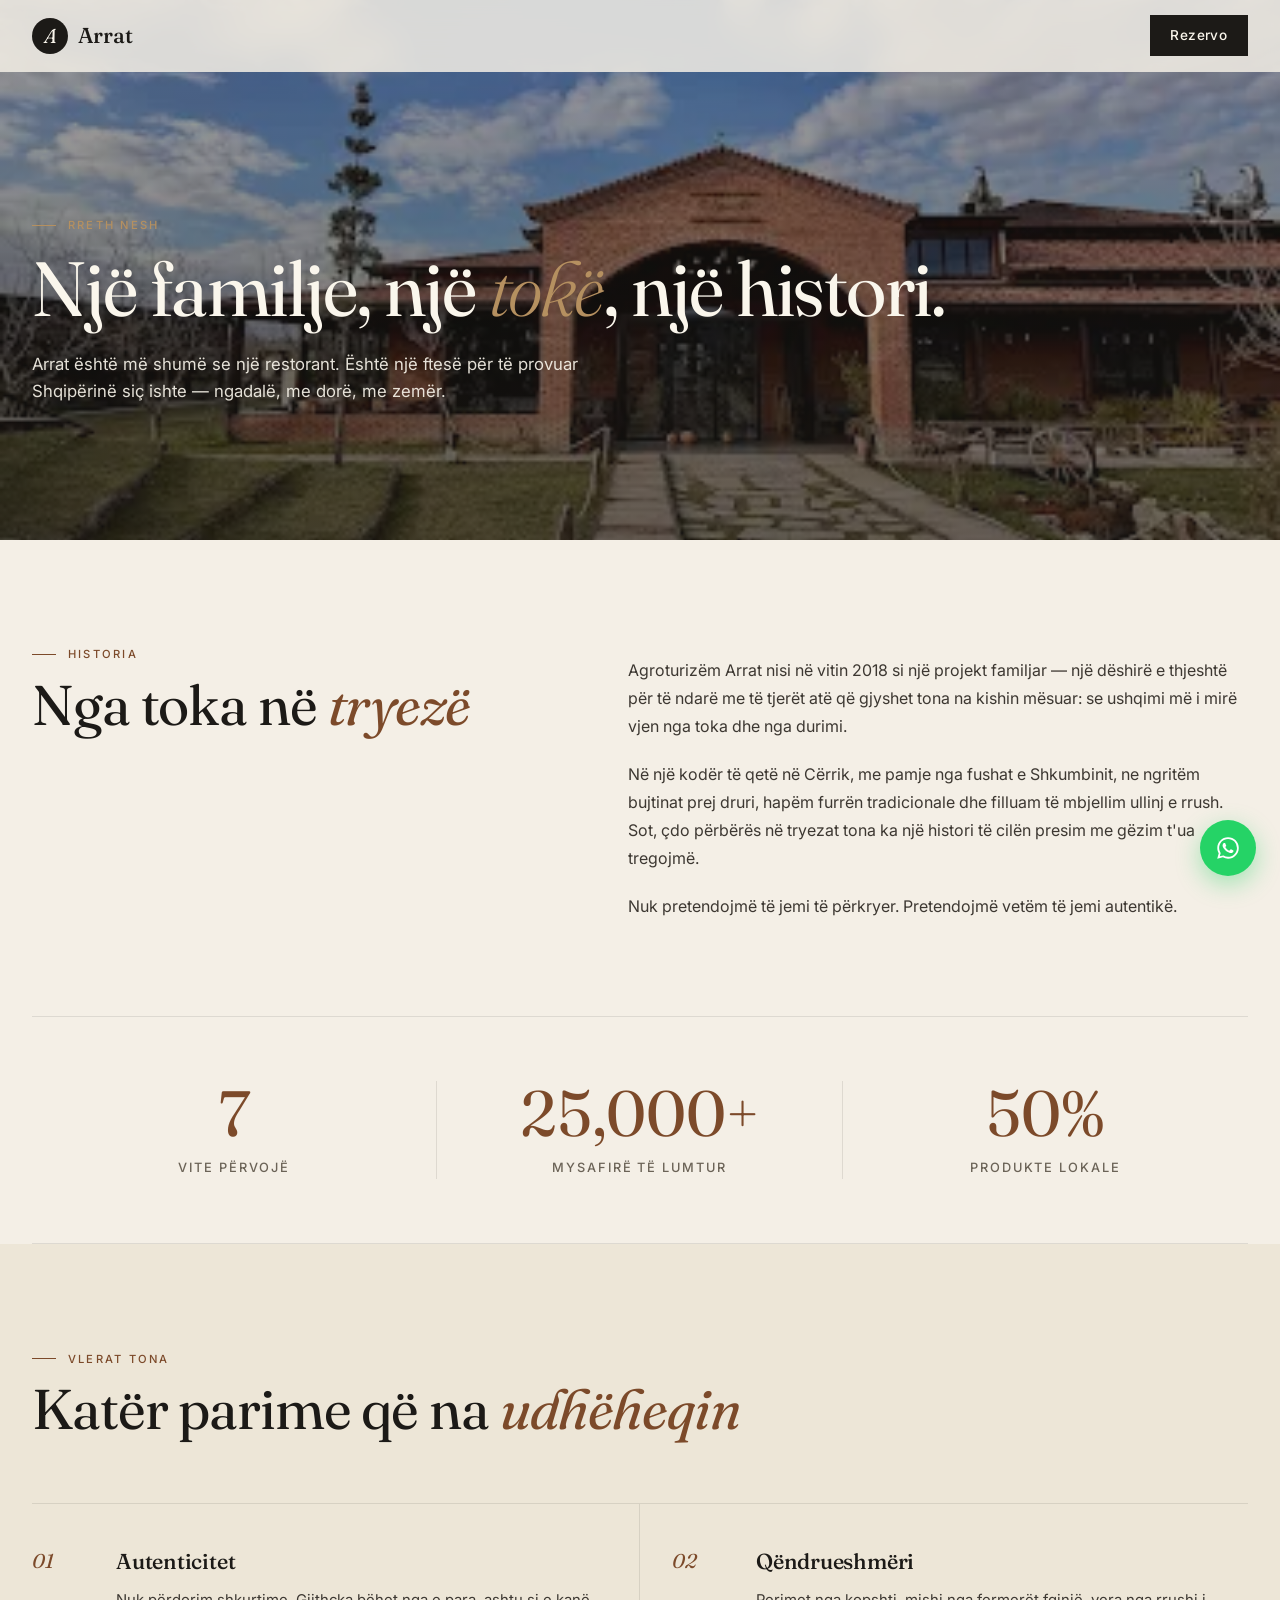
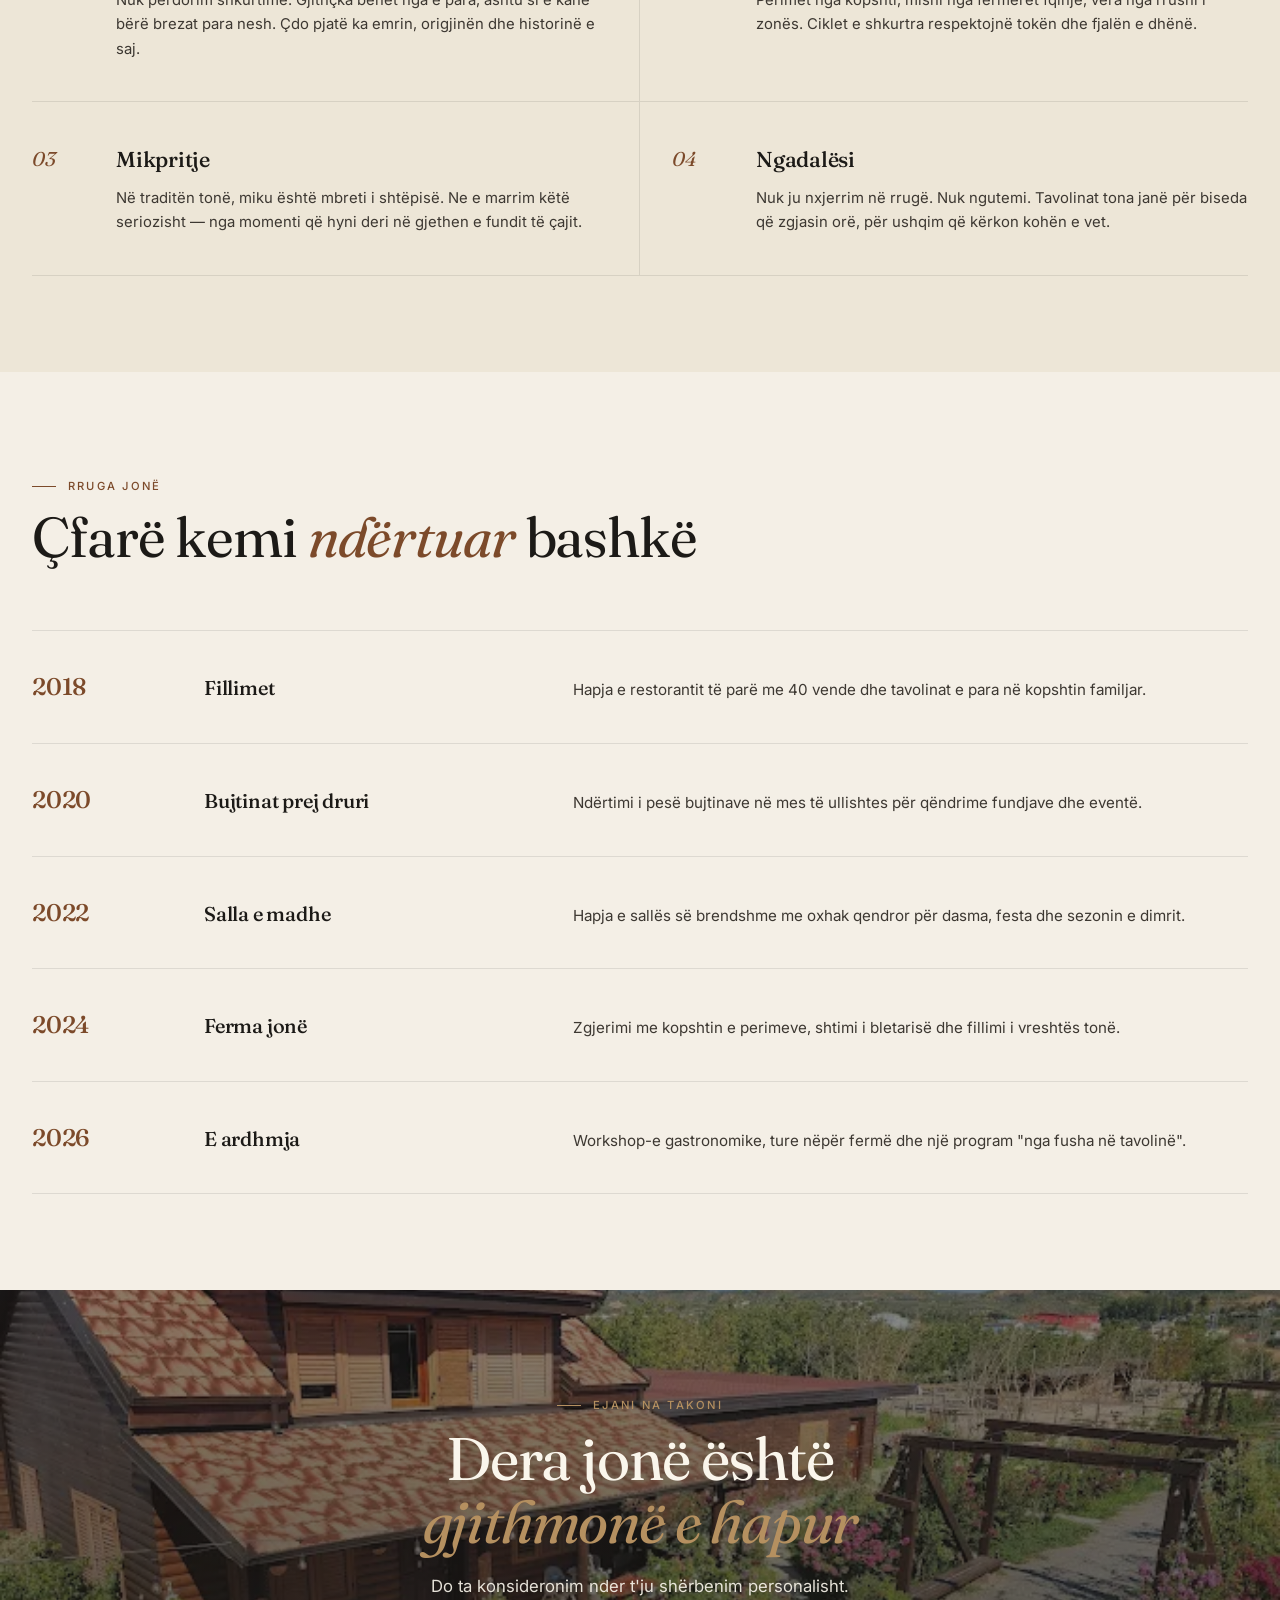
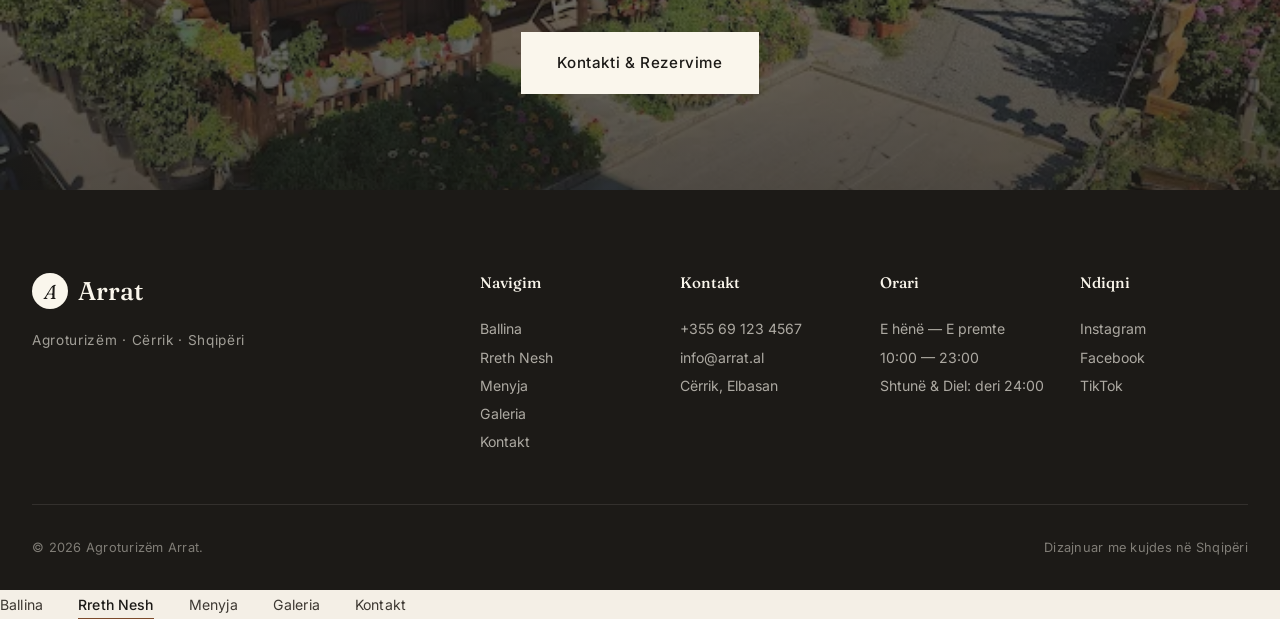
<file: rreth-nesh.html>
<!DOCTYPE html>
<html lang="sq">
<head>
<meta charset="UTF-8">
<meta name="viewport" content="width=device-width, initial-scale=1.0">
<title>Rreth Nesh — Arrat Agroturizëm</title>
<meta name="description" content="Historia, vlerat dhe familja pas Agroturizëm Arrat në Cërrik.">
<link rel="preconnect" href="https://fonts.googleapis.com">
<link rel="preconnect" href="https://fonts.gstatic.com" crossorigin>
<link href="https://fonts.googleapis.com/css2?family=Fraunces:ital,opsz,wght@0,9..144,300;0,9..144,400;0,9..144,500;0,9..144,600;1,9..144,400&family=Inter:wght@300;400;500;600&display=swap" rel="stylesheet">
<link rel="stylesheet" href="styles.css">
</head>
<body>

<!-- Navigation -->
<nav class="nav" id="navbar">
  <div class="nav-inner">
    <a href="index.html" class="brand">
      <span class="brand-mark">A</span>
      <span class="brand-name">Arrat</span>
    </a>
    <ul class="nav-links" id="navMenu">
      <li><a href="index.html">Ballina</a></li>
      <li><a href="rreth-nesh.html" class="active">Rreth Nesh</a></li>
      <li><a href="menu.html">Menyja</a></li>
      <li><a href="galeria.html">Galeria</a></li>
      <li><a href="kontakt.html">Kontakt</a></li>
    </ul>
    <a href="https://wa.me/355691234567?text=P%C3%ABrsh%C3%ABndetje%2C%20d%C3%ABshiroj%20t%C3%AB%20rezervoj" class="nav-cta">Rezervo</a>
    <button class="nav-toggle" id="menuToggle" aria-label="Menu">
      <span></span><span></span>
    </button>
  </div>
</nav>

<!-- Page Header -->
<header class="page-header">
  <div class="page-header-bg"><img src="[data-uri]" alt=""></div>
  <div class="page-header-content">
    <p class="eyebrow light"><span class="eyebrow-dash"></span>Rreth Nesh</p>
    <h1 class="page-header-title">Një familje, një <em>tokë</em>, një histori.</h1>
    <p class="page-header-sub">Arrat është më shumë se një restorant. Është një ftesë për të provuar Shqipërinë siç ishte — ngadalë, me dorë, me zemër.</p>
  </div>
</header>

<!-- About Intro -->
<section class="about-intro">
  <div class="container">
    <div class="about-intro-grid">
      <div class="about-intro-label">
        <p class="eyebrow"><span class="eyebrow-dash"></span>Historia</p>
        <h2 class="h-display">Nga toka në <em>tryezë</em></h2>
      </div>
      <div class="about-intro-text">
        <p>Agroturizëm Arrat nisi në vitin 2018 si një projekt familjar — një dëshirë e thjeshtë për të ndarë me të tjerët atë që gjyshet tona na kishin mësuar: se ushqimi më i mirë vjen nga toka dhe nga durimi.</p>
        <p>Në një kodër të qetë në Cërrik, me pamje nga fushat e Shkumbinit, ne ngritëm bujtinat prej druri, hapëm furrën tradicionale dhe filluam të mbjellim ullinj e rrush. Sot, çdo përbërës në tryezat tona ka një histori të cilën presim me gëzim t'ua tregojmë.</p>
        <p>Nuk pretendojmë të jemi të përkryer. Pretendojmë vetëm të jemi autentikë.</p>
      </div>
    </div>
  </div>
</section>

<!-- Stats -->
<section>
  <div class="container">
    <div class="about-stats">
      <div class="about-stat">
        <span class="stat-number">7</span>
        <span class="stat-label">Vite përvojë</span>
      </div>
      <div class="about-stat">
        <span class="stat-number">50,000+</span>
        <span class="stat-label">Mysafirë të lumtur</span>
      </div>
      <div class="about-stat">
        <span class="stat-number">100%</span>
        <span class="stat-label">Produkte lokale</span>
      </div>
    </div>
  </div>
</section>

<!-- Values -->
<section class="values">
  <div class="container">
    <div class="values-head">
      <p class="eyebrow"><span class="eyebrow-dash"></span>Vlerat tona</p>
      <h2 class="h-display">Katër parime që na <em>udhëheqin</em></h2>
    </div>
    <div class="values-grid">
      <div class="value">
        <span class="value-num">01</span>
        <div>
          <h3>Autenticitet</h3>
          <p>Nuk përdorim shkurtime. Gjithçka bëhet nga e para, ashtu si e kanë bërë brezat para nesh. Çdo pjatë ka emrin, origjinën dhe historinë e saj.</p>
        </div>
      </div>
      <div class="value">
        <span class="value-num">02</span>
        <div>
          <h3>Qëndrueshmëri</h3>
          <p>Perimet nga kopshti, mishi nga fermerët fqinjë, vera nga rrushi i zonës. Ciklet e shkurtra respektojnë tokën dhe fjalën e dhënë.</p>
        </div>
      </div>
      <div class="value">
        <span class="value-num">03</span>
        <div>
          <h3>Mikpritje</h3>
          <p>Në traditën tonë, miku është mbreti i shtëpisë. Ne e marrim këtë seriozisht — nga momenti që hyni deri në gjethen e fundit të çajit.</p>
        </div>
      </div>
      <div class="value">
        <span class="value-num">04</span>
        <div>
          <h3>Ngadalësi</h3>
          <p>Nuk ju nxjerrim në rrugë. Nuk ngutemi. Tavolinat tona janë për biseda që zgjasin orë, për ushqim që kërkon kohën e vet.</p>
        </div>
      </div>
    </div>
  </div>
</section>

<!-- Timeline -->
<section class="timeline">
  <div class="container">
    <div class="timeline-head">
      <p class="eyebrow"><span class="eyebrow-dash"></span>Rruga jonë</p>
      <h2 class="h-display">Çfarë kemi <em>ndërtuar</em> bashkë</h2>
    </div>
    <div class="timeline-list">
      <div class="timeline-row">
        <span class="timeline-year">2018</span>
        <h3 class="timeline-title">Fillimet</h3>
        <p class="timeline-text">Hapja e restorantit të parë me 40 vende dhe tavolinat e para në kopshtin familjar.</p>
      </div>
      <div class="timeline-row">
        <span class="timeline-year">2020</span>
        <h3 class="timeline-title">Bujtinat prej druri</h3>
        <p class="timeline-text">Ndërtimi i pesë bujtinave në mes të ullishtes për qëndrime fundjave dhe eventë.</p>
      </div>
      <div class="timeline-row">
        <span class="timeline-year">2022</span>
        <h3 class="timeline-title">Salla e madhe</h3>
        <p class="timeline-text">Hapja e sallës së brendshme me oxhak qendror për dasma, festa dhe sezonin e dimrit.</p>
      </div>
      <div class="timeline-row">
        <span class="timeline-year">2024</span>
        <h3 class="timeline-title">Ferma jonë</h3>
        <p class="timeline-text">Zgjerimi me kopshtin e perimeve, shtimi i bletarisë dhe fillimi i vreshtës tonë.</p>
      </div>
      <div class="timeline-row">
        <span class="timeline-year">2026</span>
        <h3 class="timeline-title">E ardhmja</h3>
        <p class="timeline-text">Workshop-e gastronomike, ture nëpër fermë dhe një program "nga fusha në tavolinë".</p>
      </div>
    </div>
  </div>
</section>

<!-- CTA -->
<section class="cta">
  <div class="cta-bg"><img src="[data-uri]" alt=""></div>
  <div class="cta-content">
    <p class="eyebrow light"><span class="eyebrow-dash"></span>Ejani na takoni</p>
    <h2 class="cta-title">Dera jonë është<br><em>gjithmonë e hapur</em></h2>
    <p class="cta-sub">Do ta konsideronim nder t'ju shërbenim personalisht.</p>
    <a href="kontakt.html" class="btn btn-light btn-lg">Kontakti & Rezervime</a>
  </div>
</section>

<!-- Footer -->
<footer class="footer">
  <div class="container">
    <div class="footer-top">
      <div class="footer-brand">
        <div class="footer-brand-logo">
          <span class="brand-mark">A</span>
          <span class="footer-brand-name">Arrat</span>
        </div>
        <p class="footer-tagline">Agroturizëm · Cërrik · Shqipëri</p>
      </div>
      <div class="footer-cols">
        <div class="footer-col">
          <h4>Navigim</h4>
          <a href="index.html">Ballina</a>
          <a href="rreth-nesh.html">Rreth Nesh</a>
          <a href="menu.html">Menyja</a>
          <a href="galeria.html">Galeria</a>
          <a href="kontakt.html">Kontakt</a>
        </div>
        <div class="footer-col">
          <h4>Kontakt</h4>
          <a href="tel:+355691234567">+355 69 123 4567</a>
          <a href="mailto:info@arrat.al">info@arrat.al</a>
          <span>Cërrik, Elbasan</span>
        </div>
        <div class="footer-col">
          <h4>Orari</h4>
          <span>E hënë — E premte</span>
          <span>10:00 — 23:00</span>
          <span>Shtunë & Diel: deri 24:00</span>
        </div>
        <div class="footer-col">
          <h4>Ndiqni</h4>
          <a href="#">Instagram</a>
          <a href="#">Facebook</a>
          <a href="#">TikTok</a>
        </div>
      </div>
    </div>
    <div class="footer-bottom">
      <p>© <span id="currentYear">2026</span> Agroturizëm Arrat.</p>
      <p>Dizajnuar me kujdes në Shqipëri</p>
    </div>
  </div>
</footer>

<!-- Floating WhatsApp -->
<a href="https://wa.me/355691234567?text=P%C3%ABrsh%C3%ABndetje%2C%20d%C3%ABshiroj%20informacion%20p%C3%ABr%20Agroturiz%C3%ABm%20Arrat" class="fab-wa" aria-label="WhatsApp">
  <svg viewBox="0 0 24 24" fill="currentColor" width="26" height="26"><path d="M12.04 2c-5.46 0-9.91 4.45-9.91 9.91 0 1.75.46 3.45 1.32 4.95L2.05 22l5.25-1.38c1.45.79 3.08 1.21 4.74 1.21 5.46 0 9.91-4.45 9.91-9.91 0-2.65-1.03-5.14-2.9-7.01C17.18 3.03 14.69 2 12.04 2m.01 1.67c2.2 0 4.26.86 5.82 2.42a8.23 8.23 0 0 1 2.41 5.83c0 4.54-3.7 8.23-8.24 8.23-1.48 0-2.93-.39-4.19-1.15l-.3-.17-3.12.82.83-3.04-.2-.32a8.188 8.188 0 0 1-1.26-4.38c.01-4.54 3.7-8.24 8.25-8.24M8.53 7.33c-.16 0-.43.06-.66.31-.22.25-.87.86-.87 2.07 0 1.22.89 2.39 1 2.56.14.17 1.76 2.67 4.25 3.73.59.27 1.05.42 1.41.53.59.19 1.13.16 1.56.1.48-.07 1.46-.6 1.67-1.18.2-.58.2-1.07.14-1.18-.07-.1-.23-.16-.48-.27-.25-.14-1.47-.74-1.69-.82-.23-.08-.37-.12-.56.12-.16.25-.64.81-.78.97-.15.17-.29.19-.53.07-.26-.13-1.06-.39-2-1.23-.74-.66-1.23-1.47-1.38-1.72-.12-.24-.01-.39.11-.5.11-.11.27-.29.37-.44.13-.14.17-.25.25-.41.08-.17.04-.31-.02-.43-.06-.11-.56-1.35-.77-1.84-.2-.48-.4-.42-.56-.43-.14 0-.3-.01-.47-.01"/></svg>
</a>


<script>
(function() {
  function init() {
    // ===== Mobile Menu — moves menu OUT of nav into body to escape any parent constraints =====
    var toggle = document.getElementById('menuToggle');
    var menu = document.getElementById('navMenu');
    if (toggle && menu) {
      // Move menu to body to escape any nav overflow/z-index issues
      if (menu.parentElement.tagName !== 'BODY') {
        document.body.appendChild(menu);
      }
      toggle.onclick = function(e) {
        e.preventDefault();
        e.stopPropagation();
        var isOpen = menu.classList.toggle('is-open');
        toggle.classList.toggle('active');
        document.body.style.overflow = isOpen ? 'hidden' : '';
      };
      var links = menu.querySelectorAll('a');
      for (var i = 0; i < links.length; i++) {
        links[i].addEventListener('click', function() {
          menu.classList.remove('is-open');
          toggle.classList.remove('active');
          document.body.style.overflow = '';
        });
      }
    }

    // ===== Navbar Scroll =====
    var navbar = document.getElementById('navbar');
    if (navbar) {
      window.addEventListener('scroll', function() {
        if (window.scrollY > 30) navbar.classList.add('scrolled');
        else navbar.classList.remove('scrolled');
      });
    }

    // ===== Image Error Fallback =====
    var imgs = document.querySelectorAll('img');
    for (var i = 0; i < imgs.length; i++) {
      imgs[i].addEventListener('error', function() {
        this.style.background = 'linear-gradient(135deg, #ede6d7, #d4c8b0)';
        this.style.minHeight = '200px';
      });
    }

    // ===== Gallery Filter =====
    var filterBtns = document.querySelectorAll('.filter-btn');
    var galleryItems = document.querySelectorAll('.gallery-item');
    for (var i = 0; i < filterBtns.length; i++) {
      filterBtns[i].addEventListener('click', function() {
        for (var j = 0; j < filterBtns.length; j++) filterBtns[j].classList.remove('active');
        this.classList.add('active');
        var filter = this.getAttribute('data-filter');
        for (var k = 0; k < galleryItems.length; k++) {
          var cat = galleryItems[k].getAttribute('data-category');
          if (filter === 'all' || cat === filter) galleryItems[k].classList.remove('hidden');
          else galleryItems[k].classList.add('hidden');
        }
      });
    }

    // ===== Lightbox =====
    var lightbox = document.getElementById('lightbox');
    var lightboxImg = document.getElementById('lightboxImg');
    var lightboxCaption = document.getElementById('lightboxCaption');
    var lightboxClose = document.getElementById('lightboxClose');
    if (lightbox) {
      for (var i = 0; i < galleryItems.length; i++) {
        galleryItems[i].addEventListener('click', function() {
          var img = this.querySelector('img');
          var span = this.querySelector('.gallery-item-overlay span');
          if (img) {
            lightboxImg.src = img.src;
            lightboxImg.alt = img.alt;
            if (lightboxCaption && span) lightboxCaption.textContent = span.textContent;
            lightbox.classList.add('active');
            document.body.style.overflow = 'hidden';
          }
        });
      }
      function closeLb() {
        lightbox.classList.remove('active');
        document.body.style.overflow = '';
      }
      if (lightboxClose) lightboxClose.addEventListener('click', closeLb);
      lightbox.addEventListener('click', function(e) { if (e.target === lightbox) closeLb(); });
      document.addEventListener('keydown', function(e) {
        if (e.key === 'Escape' && lightbox.classList.contains('active')) closeLb();
      });
    }

    // ===== FAQ Accordion =====
    var faqs = document.querySelectorAll('.faq-question');
    for (var i = 0; i < faqs.length; i++) {
      faqs[i].addEventListener('click', function() {
        var item = this.parentElement;
        var wasActive = item.classList.contains('active');
        var allItems = document.querySelectorAll('.faq-item');
        for (var j = 0; j < allItems.length; j++) allItems[j].classList.remove('active');
        if (!wasActive) item.classList.add('active');
      });
    }

    // ===== Reservation Form =====
    var form = document.getElementById('reservationForm');
    if (form) {
      form.addEventListener('submit', function(e) {
        e.preventDefault();
        var fd = new FormData(form);
        var msg = 'Përshëndetje Agroturizëm Arrat!\n\nDëshiroj të bëj një rezervim:\n\n';
        msg += 'Emri: ' + (fd.get('name') || '') + '\n';
        msg += 'Telefoni: ' + (fd.get('phone') || '') + '\n';
        msg += 'Data: ' + (fd.get('date') || '') + '\n';
        msg += 'Ora: ' + (fd.get('time') || '') + '\n';
        msg += 'Numri i personave: ' + (fd.get('people') || '') + '\n';
        var occ = fd.get('occasion');
        if (occ) msg += 'Rasti: ' + occ + '\n';
        var note = fd.get('message');
        if (note && note.trim()) msg += '\nKërkesa shtesë:\n' + note + '\n';
        msg += '\nFaleminderit!';
        window.open('https://wa.me/355691234567?text=' + encodeURIComponent(msg), '_blank');
      });
    }

    var dateInput = document.querySelector('input[name="date"]');
    if (dateInput) dateInput.setAttribute('min', new Date().toISOString().split('T')[0]);

    var statsObs = new IntersectionObserver(function(entries) {
      entries.forEach(function(entry) {
        if (entry.isIntersecting && !entry.target.classList.contains('counted')) {
          entry.target.classList.add('counted');
          var nums = entry.target.querySelectorAll('.stat-number');
          nums.forEach(function(stat) {
            var text = stat.textContent;
            var m = text.match(/[\d,]+/);
            if (m) {
              var target = parseInt(m[0].replace(/,/g, ''));
              var suffix = text.replace(m[0], '');
              var current = 0;
              var inc = Math.ceil(target / 50);
              var t = setInterval(function() {
                current += inc;
                if (current >= target) { current = target; clearInterval(t); }
                stat.textContent = current.toLocaleString() + suffix;
              }, 30);
            }
          });
        }
      });
    }, { threshold: 0.3 });
    var statsEls = document.querySelectorAll('.about-stats');
    for (var i = 0; i < statsEls.length; i++) statsObs.observe(statsEls[i]);

    var yr = document.getElementById('currentYear');
    if (yr) yr.textContent = new Date().getFullYear();
  }

  if (document.readyState === 'loading') {
    document.addEventListener('DOMContentLoaded', init);
  } else {
    init();
  }
})();
</script>
</body>
</html>
</file>
<file: styles.css>
/* ============================================
   ARRAT — Editorial Minimalism
   ============================================ */

:root {
  /* Palette — warm, earthy, editorial */
  --bg: #f4efe6;
  --bg-alt: #ede6d7;
  --cream: #faf6ec;
  --ink: #1c1a17;
  --ink-70: #3d3832;
  --ink-50: #6b6357;
  --ink-30: #a39a8c;
  --accent: #7c4a2a;       /* deep terracotta */
  --accent-soft: #c9825c;  /* lighter terracotta */
  --sage: #6b7555;
  --gold: #b59060;
  --line: rgba(28, 26, 23, 0.1);
  --line-strong: rgba(28, 26, 23, 0.2);
  --whatsapp: #25D366;
  --whatsapp-dark: #1ea855;

  /* Type */
  --f-display: 'Fraunces', Georgia, serif;
  --f-body: 'Inter', -apple-system, BlinkMacSystemFont, sans-serif;

  /* Layout */
  --nav-h: 72px;
  --max-w: 1280px;
  --max-w-narrow: 760px;
  --radius: 2px;
  --radius-md: 6px;

  /* Spacing */
  --gap: 1.5rem;
}

* { margin: 0; padding: 0; box-sizing: border-box; }

html {
  scroll-behavior: smooth;
  -webkit-text-size-adjust: 100%;
}

body {
  font-family: var(--f-body);
  color: var(--ink);
  background: var(--bg);
  line-height: 1.65;
  font-weight: 400;
  font-size: 16px;
  -webkit-font-smoothing: antialiased;
  -moz-osx-font-smoothing: grayscale;
  overflow-x: hidden;
}

img { max-width: 100%; height: auto; display: block; }

a { color: inherit; text-decoration: none; }

ul { list-style: none; }

em {
  font-family: var(--f-display);
  font-style: italic;
  font-weight: 400;
}

/* ============================================
   LAYOUT UTILITIES
   ============================================ */

.container {
  max-width: var(--max-w);
  margin: 0 auto;
  padding: 0 2rem;
}

.container-narrow {
  max-width: var(--max-w-narrow);
  margin: 0 auto;
  padding: 0 2rem;
}

/* ============================================
   TYPOGRAPHY
   ============================================ */

.eyebrow {
  display: inline-flex;
  align-items: center;
  gap: 0.75rem;
  font-size: 0.7rem;
  letter-spacing: 0.2em;
  text-transform: uppercase;
  font-weight: 500;
  color: var(--accent);
}

.eyebrow.light { color: var(--gold); }

.eyebrow-dash {
  display: inline-block;
  width: 24px;
  height: 1px;
  background: currentColor;
}

.h-display {
  font-family: var(--f-display);
  font-weight: 400;
  font-size: clamp(2rem, 4.5vw, 3.5rem);
  line-height: 1.05;
  letter-spacing: -0.02em;
  color: var(--ink);
  margin-top: 0.75rem;
}

.h-display.light { color: var(--cream); }

.h-display em {
  color: var(--accent);
  font-weight: 400;
}

.h-display.light em { color: var(--gold); }

.text-link {
  display: inline-flex;
  align-items: center;
  gap: 0.5rem;
  margin-top: 1.5rem;
  padding-bottom: 3px;
  border-bottom: 1px solid var(--ink);
  font-weight: 500;
  font-size: 0.9rem;
  letter-spacing: 0.02em;
  transition: gap 0.3s ease;
}

.text-link:hover { gap: 0.9rem; }

.text-link span { transition: transform 0.3s ease; }

.text-link:hover span { transform: translateX(3px); }

/* ============================================
   BUTTONS
   ============================================ */

.btn {
  display: inline-flex;
  align-items: center;
  justify-content: center;
  gap: 0.5rem;
  padding: 0.95rem 1.75rem;
  font-family: var(--f-body);
  font-size: 0.88rem;
  font-weight: 500;
  letter-spacing: 0.04em;
  border: 1px solid transparent;
  cursor: pointer;
  transition: all 0.3s ease;
  white-space: nowrap;
}

.btn-dark {
  background: var(--ink);
  color: var(--cream);
}

.btn-dark:hover {
  background: var(--accent);
}

.btn-light {
  background: var(--cream);
  color: var(--ink);
}

.btn-light:hover {
  background: transparent;
  color: var(--cream);
  border-color: var(--cream);
}

.btn-outline {
  background: transparent;
  color: var(--ink);
  border-color: var(--ink);
}

.btn-outline:hover {
  background: var(--ink);
  color: var(--cream);
}

.btn-ghost-light {
  background: transparent;
  color: var(--cream);
  border-color: rgba(250, 246, 236, 0.4);
}

.btn-ghost-light:hover {
  border-color: var(--cream);
  background: rgba(250, 246, 236, 0.1);
}

.btn-whatsapp {
  background: var(--whatsapp);
  color: white;
}

.btn-whatsapp:hover {
  background: var(--whatsapp-dark);
  transform: translateY(-1px);
}

.btn-lg {
  padding: 1.1rem 2.2rem;
  font-size: 0.95rem;
}

/* ============================================
   NAVIGATION
   ============================================ */

.nav {
  position: fixed;
  top: 0; left: 0; right: 0;
  height: var(--nav-h);
  background: rgba(244, 239, 230, 0.85);
  backdrop-filter: blur(14px);
  -webkit-backdrop-filter: blur(14px);
  z-index: 100;
  transition: all 0.3s ease;
  border-bottom: 1px solid transparent;
}

.nav.scrolled {
  background: rgba(244, 239, 230, 0.98);
  border-bottom-color: var(--line);
}

.nav-inner {
  max-width: var(--max-w);
  margin: 0 auto;
  padding: 0 2rem;
  height: 100%;
  display: flex;
  align-items: center;
  justify-content: space-between;
  gap: 2rem;
}

.brand {
  display: inline-flex;
  align-items: center;
  gap: 0.6rem;
  flex-shrink: 0;
}

.brand-mark {
  width: 36px;
  height: 36px;
  display: inline-flex;
  align-items: center;
  justify-content: center;
  background: var(--ink);
  color: var(--cream);
  font-family: var(--f-display);
  font-style: italic;
  font-size: 1.25rem;
  font-weight: 400;
  border-radius: 50%;
}

.brand-name {
  font-family: var(--f-display);
  font-size: 1.35rem;
  font-weight: 500;
  letter-spacing: -0.01em;
}

.nav-links {
  display: flex;
  gap: 2.2rem;
  align-items: center;
  margin-left: auto;
}

.nav-links a {
  font-size: 0.88rem;
  font-weight: 400;
  letter-spacing: 0.01em;
  color: var(--ink-70);
  position: relative;
  padding: 0.3rem 0;
  transition: color 0.2s ease;
}

.nav-links a:hover { color: var(--ink); }

.nav-links a.active {
  color: var(--ink);
  font-weight: 500;
}

.nav-links a.active::after {
  content: '';
  position: absolute;
  left: 0; right: 0;
  bottom: -2px;
  height: 1px;
  background: var(--accent);
}

.nav-cta {
  display: inline-flex;
  align-items: center;
  padding: 0.6rem 1.3rem;
  background: var(--ink);
  color: var(--cream);
  font-size: 0.85rem;
  font-weight: 500;
  letter-spacing: 0.03em;
  transition: background 0.2s ease;
}

.nav-cta:hover { background: var(--accent); }

.nav-toggle {
  display: none;
  background: none;
  border: none;
  padding: 0.5rem;
  cursor: pointer;
  flex-direction: column;
  gap: 5px;
}

.nav-toggle span {
  display: block;
  width: 24px;
  height: 1.5px;
  background: var(--ink);
  transition: all 0.3s ease;
}

.nav-toggle.active span:nth-child(1) {
  transform: translateY(3px) rotate(45deg);
}

.nav-toggle.active span:nth-child(2) {
  transform: translateY(-3px) rotate(-45deg);
}

/* ============================================
   HERO
   ============================================ */

.hero {
  position: relative;
  min-height: 100vh;
  display: flex;
  align-items: center;
  padding: var(--nav-h) 0 0;
  overflow: hidden;
  color: var(--cream);
}

.hero-media {
  position: absolute;
  inset: 0;
  z-index: 0;
}

.hero-media img {
  width: 100%;
  height: 100%;
  object-fit: cover;
  animation: slowZoom 30s ease-out infinite alternate;
}

.hero-media::after {
  content: '';
  position: absolute;
  inset: 0;
  background: linear-gradient(180deg,
    rgba(28, 26, 23, 0.35) 0%,
    rgba(28, 26, 23, 0.2) 40%,
    rgba(28, 26, 23, 0.75) 100%);
}

@keyframes slowZoom {
  from { transform: scale(1); }
  to { transform: scale(1.08); }
}

.hero-content {
  position: relative;
  z-index: 2;
  max-width: var(--max-w);
  margin: 0 auto;
  padding: 0 2rem;
  width: 100%;
}

.hero-kicker {
  font-size: 0.75rem;
  letter-spacing: 0.25em;
  text-transform: uppercase;
  opacity: 0.85;
  margin-bottom: 1.5rem;
  animation: rise 0.9s ease-out 0.15s both;
}

.hero-title {
  font-family: var(--f-display);
  font-weight: 400;
  font-size: clamp(2.8rem, 7.5vw, 6rem);
  line-height: 1;
  letter-spacing: -0.025em;
  margin-bottom: 1.5rem;
  max-width: 15ch;
  animation: rise 0.9s ease-out 0.3s both;
}

.hero-title em {
  color: var(--gold);
  font-weight: 300;
}

.hero-sub {
  font-size: 1.05rem;
  max-width: 42ch;
  line-height: 1.6;
  opacity: 0.9;
  margin-bottom: 2.5rem;
  animation: rise 0.9s ease-out 0.5s both;
}

.hero-actions {
  display: flex;
  gap: 0.75rem;
  flex-wrap: wrap;
  animation: rise 0.9s ease-out 0.7s both;
}

@keyframes rise {
  from { opacity: 0; transform: translateY(20px); }
  to { opacity: 1; transform: translateY(0); }
}

.hero-scroll {
  position: absolute;
  bottom: 2rem;
  left: 50%;
  transform: translateX(-50%);
  z-index: 3;
  display: flex;
  flex-direction: column;
  align-items: center;
  gap: 0.75rem;
  font-size: 0.7rem;
  letter-spacing: 0.2em;
  text-transform: uppercase;
  opacity: 0.7;
}

.scroll-line {
  width: 1px;
  height: 32px;
  background: currentColor;
  position: relative;
  overflow: hidden;
}

.scroll-line::after {
  content: '';
  position: absolute;
  top: -32px;
  left: 0;
  width: 100%;
  height: 32px;
  background: var(--gold);
  animation: scrollDown 2.2s ease-in-out infinite;
}

@keyframes scrollDown {
  from { top: -32px; }
  to { top: 32px; }
}

/* ============================================
   INTRO
   ============================================ */

.intro {
  padding: 6rem 0 4rem;
}

.intro-grid {
  display: grid;
  grid-template-columns: 220px 1fr;
  gap: 3rem;
  align-items: start;
}

.intro-lead {
  font-family: var(--f-display);
  font-size: clamp(1.5rem, 2.8vw, 2.25rem);
  line-height: 1.35;
  letter-spacing: -0.01em;
  color: var(--ink);
  font-weight: 400;
}

/* ============================================
   PILLARS
   ============================================ */

.pillars {
  padding: 4rem 0 6rem;
}

.pillars-grid {
  display: grid;
  grid-template-columns: repeat(3, 1fr);
  gap: 0;
  border-top: 1px solid var(--line);
  border-bottom: 1px solid var(--line);
}

.pillar {
  padding: 2.5rem 2rem 2.5rem 0;
  border-right: 1px solid var(--line);
}

.pillar:last-child {
  border-right: none;
  padding-right: 0;
}

.pillar:not(:first-child) {
  padding-left: 2rem;
}

.pillar-num {
  display: inline-block;
  font-family: var(--f-display);
  font-style: italic;
  font-size: 1.25rem;
  color: var(--accent);
  margin-bottom: 1rem;
}

.pillar h3 {
  font-family: var(--f-display);
  font-size: 1.45rem;
  font-weight: 500;
  line-height: 1.25;
  letter-spacing: -0.01em;
  margin-bottom: 0.75rem;
}

.pillar p {
  color: var(--ink-70);
  font-size: 0.95rem;
  line-height: 1.6;
}

/* ============================================
   STORY
   ============================================ */

.story {
  padding: 6rem 0;
  background: var(--bg-alt);
}

.story-grid {
  display: grid;
  grid-template-columns: 1fr 1fr;
  gap: 5rem;
  align-items: center;
}

.story-media {
  position: relative;
}

.story-img-main {
  width: 100%;
  aspect-ratio: 4 / 5;
  object-fit: cover;
}

.story-img-sub {
  position: absolute;
  bottom: -30px;
  right: -30px;
  width: 45%;
  aspect-ratio: 1;
  object-fit: cover;
  border: 10px solid var(--bg-alt);
  box-shadow: 0 20px 50px rgba(0,0,0,0.12);
}

.story-body p {
  color: var(--ink-70);
  margin-top: 1.25rem;
  font-size: 1rem;
  line-height: 1.75;
}

.story-body .h-display {
  margin-bottom: 0.5rem;
}

/* ============================================
   DISHES
   ============================================ */

.dishes {
  padding: 6rem 0;
}

.dishes-head {
  margin-bottom: 4rem;
  max-width: 720px;
}

.dishes-grid {
  display: grid;
  grid-template-columns: repeat(3, 1fr);
  gap: 2.5rem;
}

.dish {
  position: relative;
}

.dish-media {
  overflow: hidden;
  aspect-ratio: 4 / 5;
  margin-bottom: 1.5rem;
}

.dish-media img {
  width: 100%;
  height: 100%;
  object-fit: cover;
  transition: transform 0.8s ease;
}

.dish:hover .dish-media img {
  transform: scale(1.04);
}

.dish-tag {
  display: inline-block;
  font-size: 0.7rem;
  letter-spacing: 0.2em;
  text-transform: uppercase;
  color: var(--accent);
  margin-bottom: 0.5rem;
  font-weight: 500;
}

.dish h3 {
  font-family: var(--f-display);
  font-size: 1.4rem;
  font-weight: 500;
  letter-spacing: -0.01em;
  margin-bottom: 0.5rem;
}

.dish p {
  color: var(--ink-70);
  font-size: 0.93rem;
  line-height: 1.65;
}

.dishes-foot {
  text-align: center;
  margin-top: 4rem;
}

/* ============================================
   QUOTE
   ============================================ */

.quote {
  padding: 6rem 0;
  text-align: center;
  background: var(--bg-alt);
}

.quote-mark {
  width: 32px;
  height: 26px;
  color: var(--accent);
  opacity: 0.4;
  margin: 0 auto 2rem;
}

.quote blockquote {
  font-family: var(--f-display);
  font-style: italic;
  font-weight: 400;
  font-size: clamp(1.4rem, 2.5vw, 2rem);
  line-height: 1.45;
  letter-spacing: -0.01em;
  color: var(--ink);
  margin-bottom: 1.5rem;
}

.quote cite {
  font-style: normal;
  font-size: 0.85rem;
  letter-spacing: 0.1em;
  text-transform: uppercase;
  color: var(--ink-50);
  font-weight: 500;
}

/* ============================================
   GALLERY PREVIEW
   ============================================ */

.gallery-prev {
  padding: 6rem 0;
}

.gp-head {
  margin-bottom: 3rem;
  max-width: 720px;
}

.gp-grid {
  display: grid;
  grid-template-columns: repeat(4, 1fr);
  grid-auto-rows: 200px;
  gap: 1rem;
}

.gp-item {
  overflow: hidden;
}

.gp-item img {
  width: 100%;
  height: 100%;
  object-fit: cover;
  transition: transform 0.8s ease;
}

.gp-item:hover img {
  transform: scale(1.05);
}

.gp-tall {
  grid-row: span 2;
}

.gp-wide {
  grid-column: span 2;
}

.gp-foot {
  text-align: center;
  margin-top: 3rem;
}

/* ============================================
   CTA
   ============================================ */

.cta {
  position: relative;
  min-height: 500px;
  display: flex;
  align-items: center;
  justify-content: center;
  overflow: hidden;
  color: var(--cream);
  text-align: center;
  padding: 6rem 2rem;
}

.cta-bg {
  position: absolute;
  inset: 0;
  z-index: 0;
}

.cta-bg img {
  width: 100%;
  height: 100%;
  object-fit: cover;
}

.cta-bg::after {
  content: '';
  position: absolute;
  inset: 0;
  background: linear-gradient(180deg, rgba(28,26,23,0.5), rgba(28,26,23,0.75));
}

.cta-content {
  position: relative;
  z-index: 2;
  max-width: 640px;
}

.cta-title {
  font-family: var(--f-display);
  font-size: clamp(2.2rem, 5vw, 3.75rem);
  font-weight: 400;
  line-height: 1.05;
  letter-spacing: -0.02em;
  margin: 0.75rem 0 1.25rem;
}

.cta-title em {
  color: var(--gold);
}

.cta-sub {
  font-size: 1.05rem;
  opacity: 0.9;
  margin-bottom: 2rem;
  line-height: 1.6;
}

/* ============================================
   FOOTER
   ============================================ */

.footer {
  background: var(--ink);
  color: var(--cream);
  padding: 5rem 0 2rem;
}

.footer-top {
  display: grid;
  grid-template-columns: 1fr 2fr;
  gap: 4rem;
  padding-bottom: 3rem;
  border-bottom: 1px solid rgba(250, 246, 236, 0.1);
}

.footer-brand-logo {
  display: flex;
  align-items: center;
  gap: 0.6rem;
  margin-bottom: 1rem;
}

.footer-brand .brand-mark {
  background: var(--cream);
  color: var(--ink);
}

.footer-brand-name {
  font-family: var(--f-display);
  font-size: 1.6rem;
  font-weight: 500;
}

.footer-tagline {
  font-size: 0.85rem;
  letter-spacing: 0.05em;
  color: rgba(250, 246, 236, 0.6);
}

.footer-cols {
  display: grid;
  grid-template-columns: repeat(4, 1fr);
  gap: 2rem;
}

.footer-col h4 {
  font-family: var(--f-display);
  font-size: 0.95rem;
  font-weight: 500;
  margin-bottom: 1.25rem;
  color: var(--cream);
}

.footer-col a,
.footer-col span {
  display: block;
  font-size: 0.88rem;
  line-height: 2;
  color: rgba(250, 246, 236, 0.65);
  transition: color 0.2s ease;
}

.footer-col a:hover {
  color: var(--gold);
}

.footer-bottom {
  padding-top: 2rem;
  display: flex;
  justify-content: space-between;
  flex-wrap: wrap;
  gap: 1rem;
  font-size: 0.8rem;
  color: rgba(250, 246, 236, 0.45);
  letter-spacing: 0.02em;
}

/* ============================================
   FLOATING WHATSAPP
   ============================================ */

.fab-wa {
  position: fixed;
  bottom: 24px;
  right: 24px;
  width: 56px;
  height: 56px;
  border-radius: 50%;
  background: var(--whatsapp);
  color: white;
  display: flex;
  align-items: center;
  justify-content: center;
  box-shadow: 0 8px 24px rgba(37, 211, 102, 0.4);
  z-index: 99;
  transition: all 0.3s ease;
}

.fab-wa:hover {
  background: var(--whatsapp-dark);
  transform: scale(1.05);
}

.fab-wa::before {
  content: '';
  position: absolute;
  inset: -4px;
  border-radius: 50%;
  border: 2px solid var(--whatsapp);
  opacity: 0;
  animation: pulseWa 2s ease-out infinite;
}

@keyframes pulseWa {
  0% { opacity: 0.8; transform: scale(1); }
  100% { opacity: 0; transform: scale(1.4); }
}

/* ============================================
   PAGE HEADER (for non-home pages)
   ============================================ */

.page-header {
  position: relative;
  min-height: 60vh;
  display: flex;
  align-items: center;
  padding: calc(var(--nav-h) + 3rem) 0 3rem;
  color: var(--cream);
  overflow: hidden;
}

.page-header-bg {
  position: absolute;
  inset: 0;
  z-index: 0;
}

.page-header-bg img {
  width: 100%;
  height: 100%;
  object-fit: cover;
}

.page-header-bg::after {
  content: '';
  position: absolute;
  inset: 0;
  background: linear-gradient(180deg, rgba(28,26,23,0.4), rgba(28,26,23,0.65));
}

.page-header-content {
  position: relative;
  z-index: 2;
  max-width: var(--max-w);
  margin: 0 auto;
  padding: 0 2rem;
  width: 100%;
}

.page-header-title {
  font-family: var(--f-display);
  font-size: clamp(2.5rem, 6vw, 5rem);
  font-weight: 400;
  line-height: 1;
  letter-spacing: -0.02em;
  margin-top: 1rem;
}

.page-header-title em { color: var(--gold); font-weight: 300; }

.page-header-sub {
  margin-top: 1.5rem;
  max-width: 50ch;
  font-size: 1.05rem;
  line-height: 1.6;
  opacity: 0.9;
}

/* ============================================
   ABOUT PAGE
   ============================================ */

.about-intro {
  padding: 6rem 0;
}

.about-intro-grid {
  display: grid;
  grid-template-columns: 1fr 1.2fr;
  gap: 5rem;
  align-items: start;
}

.about-intro-text p {
  color: var(--ink-70);
  margin-top: 1.25rem;
  font-size: 1rem;
  line-height: 1.75;
}

.about-stats {
  display: grid;
  grid-template-columns: repeat(3, 1fr);
  gap: 0;
  padding: 4rem 0;
  border-top: 1px solid var(--line);
  border-bottom: 1px solid var(--line);
}

.about-stat {
  text-align: center;
  padding: 0 1.5rem;
  border-right: 1px solid var(--line);
}

.about-stat:last-child { border-right: none; }

.stat-number {
  display: block;
  font-family: var(--f-display);
  font-size: clamp(2.5rem, 5vw, 4rem);
  font-weight: 400;
  color: var(--accent);
  line-height: 1;
  margin-bottom: 0.5rem;
}

.stat-label {
  font-size: 0.8rem;
  letter-spacing: 0.15em;
  text-transform: uppercase;
  color: var(--ink-50);
  font-weight: 500;
}

.values {
  padding: 6rem 0;
  background: var(--bg-alt);
}

.values-head {
  margin-bottom: 4rem;
  max-width: 720px;
}

.values-grid {
  display: grid;
  grid-template-columns: repeat(2, 1fr);
  gap: 0;
  border-top: 1px solid var(--line);
}

.value {
  padding: 2.5rem 0;
  border-bottom: 1px solid var(--line);
  display: grid;
  grid-template-columns: 60px 1fr;
  gap: 1.5rem;
  align-items: start;
}

.value:nth-child(odd) { padding-right: 2rem; border-right: 1px solid var(--line); }
.value:nth-child(even) { padding-left: 2rem; }

.value-num {
  font-family: var(--f-display);
  font-style: italic;
  font-size: 1.25rem;
  color: var(--accent);
}

.value h3 {
  font-family: var(--f-display);
  font-size: 1.35rem;
  font-weight: 500;
  margin-bottom: 0.5rem;
  letter-spacing: -0.01em;
}

.value p {
  color: var(--ink-70);
  font-size: 0.93rem;
  line-height: 1.65;
}

.timeline {
  padding: 6rem 0;
}

.timeline-head {
  margin-bottom: 4rem;
  max-width: 720px;
}

.timeline-list {
  border-top: 1px solid var(--line);
}

.timeline-row {
  display: grid;
  grid-template-columns: 140px 1fr 2fr;
  gap: 2rem;
  padding: 2.25rem 0;
  border-bottom: 1px solid var(--line);
  align-items: baseline;
}

.timeline-year {
  font-family: var(--f-display);
  font-size: 1.5rem;
  font-weight: 500;
  color: var(--accent);
  letter-spacing: -0.01em;
}

.timeline-title {
  font-family: var(--f-display);
  font-size: 1.25rem;
  font-weight: 500;
  letter-spacing: -0.01em;
}

.timeline-text {
  color: var(--ink-70);
  font-size: 0.95rem;
  line-height: 1.65;
}

/* ============================================
   MENU PAGE
   ============================================ */

.menu-section {
  padding: 5rem 0;
  border-bottom: 1px solid var(--line);
}

.menu-section:last-of-type { border-bottom: none; }

.menu-section-head {
  display: grid;
  grid-template-columns: 120px 1fr;
  gap: 2rem;
  align-items: baseline;
  margin-bottom: 3rem;
}

.menu-section-num {
  font-family: var(--f-display);
  font-style: italic;
  font-size: 2rem;
  color: var(--accent);
  letter-spacing: -0.01em;
}

.menu-section-title {
  font-family: var(--f-display);
  font-size: clamp(1.8rem, 3.5vw, 2.75rem);
  font-weight: 400;
  letter-spacing: -0.02em;
  line-height: 1.1;
}

.menu-section-desc {
  grid-column: 2;
  color: var(--ink-70);
  margin-top: 0.75rem;
  font-size: 0.95rem;
  max-width: 55ch;
}

.menu-list {
  display: grid;
  grid-template-columns: 1fr 1fr;
  gap: 2.5rem 4rem;
  padding-left: 152px;
}

.menu-item {
  padding-bottom: 1.5rem;
  border-bottom: 1px dotted var(--line-strong);
}

.menu-item-head {
  display: flex;
  justify-content: space-between;
  align-items: baseline;
  gap: 1rem;
  margin-bottom: 0.5rem;
}

.menu-item-name {
  font-family: var(--f-display);
  font-size: 1.15rem;
  font-weight: 500;
  letter-spacing: -0.01em;
}

.menu-item-price {
  font-family: var(--f-display);
  font-style: italic;
  color: var(--accent);
  font-weight: 400;
  font-size: 1.05rem;
  white-space: nowrap;
}

.menu-item-desc {
  color: var(--ink-50);
  font-size: 0.88rem;
  line-height: 1.55;
}

.menu-item.featured {
  grid-column: span 2;
  padding: 1.75rem;
  background: var(--bg-alt);
  border: 1px solid var(--line-strong);
  border-bottom-style: solid;
}

.menu-item.featured .menu-item-name { font-size: 1.3rem; }

.menu-note {
  background: var(--bg-alt);
  padding: 3rem;
  text-align: center;
  margin-top: 2rem;
}

.menu-note-label {
  font-size: 0.75rem;
  letter-spacing: 0.2em;
  text-transform: uppercase;
  color: var(--accent);
  margin-bottom: 0.75rem;
  font-weight: 500;
}

.menu-note p {
  max-width: 60ch;
  margin: 0 auto;
  color: var(--ink-70);
  line-height: 1.65;
}

/* ============================================
   GALLERY PAGE
   ============================================ */

.gallery-filters {
  display: flex;
  justify-content: center;
  gap: 0.5rem;
  padding: 3rem 0 2rem;
  flex-wrap: wrap;
}

.filter-btn {
  padding: 0.6rem 1.25rem;
  background: transparent;
  border: 1px solid var(--line-strong);
  font-family: var(--f-body);
  font-size: 0.82rem;
  letter-spacing: 0.05em;
  color: var(--ink-70);
  cursor: pointer;
  transition: all 0.2s ease;
}

.filter-btn:hover { color: var(--ink); border-color: var(--ink); }

.filter-btn.active {
  background: var(--ink);
  color: var(--cream);
  border-color: var(--ink);
}

.gallery-grid {
  padding: 2rem 0 6rem;
  display: grid;
  grid-template-columns: repeat(3, 1fr);
  grid-auto-rows: 260px;
  gap: 1rem;
}

.gallery-item {
  overflow: hidden;
  cursor: pointer;
  position: relative;
}

.gallery-item.tall { grid-row: span 2; }
.gallery-item.wide { grid-column: span 2; }

.gallery-item img {
  width: 100%;
  height: 100%;
  object-fit: cover;
  transition: transform 0.6s ease;
}

.gallery-item:hover img {
  transform: scale(1.05);
}

.gallery-item.hidden {
  display: none;
}

.gallery-item-overlay {
  position: absolute;
  inset: 0;
  background: linear-gradient(180deg, transparent 60%, rgba(28,26,23,0.7));
  opacity: 0;
  transition: opacity 0.3s ease;
  display: flex;
  align-items: flex-end;
  padding: 1.5rem;
  color: var(--cream);
}

.gallery-item:hover .gallery-item-overlay { opacity: 1; }

.gallery-item-overlay span {
  font-family: var(--f-display);
  font-size: 1rem;
  font-style: italic;
}

/* Lightbox */
.lightbox {
  position: fixed;
  inset: 0;
  background: rgba(28, 26, 23, 0.95);
  z-index: 1000;
  display: flex;
  align-items: center;
  justify-content: center;
  padding: 2rem;
  opacity: 0;
  pointer-events: none;
  transition: opacity 0.3s ease;
}

.lightbox.active {
  opacity: 1;
  pointer-events: auto;
}

.lightbox img {
  max-width: 100%;
  max-height: 80vh;
  object-fit: contain;
}

.lightbox-caption {
  position: absolute;
  bottom: 2rem;
  color: var(--cream);
  font-family: var(--f-display);
  font-style: italic;
  font-size: 1.1rem;
}

.lightbox-close {
  position: absolute;
  top: 2rem;
  right: 2rem;
  width: 44px;
  height: 44px;
  background: transparent;
  border: 1px solid rgba(250, 246, 236, 0.3);
  color: var(--cream);
  cursor: pointer;
  display: flex;
  align-items: center;
  justify-content: center;
  font-size: 1.5rem;
  transition: all 0.2s ease;
}

.lightbox-close:hover {
  background: var(--cream);
  color: var(--ink);
}

/* Testimonials */
.testimonials {
  padding: 6rem 0;
  background: var(--bg-alt);
}

.testimonials-head {
  text-align: center;
  margin-bottom: 4rem;
}

.testimonials-grid {
  display: grid;
  grid-template-columns: repeat(3, 1fr);
  gap: 2rem;
}

.testimonial {
  padding: 2rem;
  background: var(--cream);
}

.testimonial-stars {
  color: var(--gold);
  margin-bottom: 1rem;
  font-size: 0.9rem;
  letter-spacing: 0.15em;
}

.testimonial p {
  font-family: var(--f-display);
  font-style: italic;
  font-size: 1.05rem;
  line-height: 1.55;
  color: var(--ink);
  margin-bottom: 1.5rem;
}

.testimonial cite {
  font-style: normal;
  font-size: 0.8rem;
  letter-spacing: 0.1em;
  text-transform: uppercase;
  color: var(--ink-50);
  font-weight: 500;
}

/* ============================================
   CONTACT PAGE
   ============================================ */

.contact-intro {
  padding: 6rem 0 3rem;
}

.contact-grid {
  display: grid;
  grid-template-columns: repeat(4, 1fr);
  gap: 0;
  border-top: 1px solid var(--line);
  border-bottom: 1px solid var(--line);
}

.contact-card {
  padding: 2.5rem 1.5rem;
  border-right: 1px solid var(--line);
  text-align: left;
}

.contact-card:last-child { border-right: none; }

.contact-card-label {
  font-size: 0.72rem;
  letter-spacing: 0.2em;
  text-transform: uppercase;
  color: var(--ink-50);
  margin-bottom: 0.75rem;
  font-weight: 500;
}

.contact-card-value {
  font-family: var(--f-display);
  font-size: 1.2rem;
  font-weight: 500;
  color: var(--ink);
  letter-spacing: -0.01em;
  line-height: 1.3;
  display: block;
  transition: color 0.2s ease;
}

a.contact-card-value:hover { color: var(--accent); }

.contact-card-sub {
  font-size: 0.85rem;
  color: var(--ink-50);
  margin-top: 0.5rem;
}

/* Hours */
.hours-section {
  padding: 4rem 0;
  background: var(--bg-alt);
}

.hours-grid {
  display: grid;
  grid-template-columns: 1fr 1fr;
  gap: 4rem;
  align-items: center;
}

.hours-list {
  border-top: 1px solid var(--line-strong);
}

.hours-row {
  display: flex;
  justify-content: space-between;
  padding: 1rem 0;
  border-bottom: 1px solid var(--line);
  font-size: 0.95rem;
}

.hours-day { color: var(--ink-70); }

.hours-time {
  font-family: var(--f-display);
  font-weight: 500;
  color: var(--ink);
}

/* Form */
.reservation {
  padding: 6rem 0;
}

.reservation-grid {
  display: grid;
  grid-template-columns: 1fr 1.5fr;
  gap: 5rem;
  align-items: start;
}

.reservation-intro p {
  color: var(--ink-70);
  margin-top: 1.25rem;
  line-height: 1.75;
}

.form-grid {
  display: grid;
  grid-template-columns: 1fr 1fr;
  gap: 1.5rem;
}

.form-group { display: flex; flex-direction: column; }
.form-full { grid-column: span 2; }

.form-label {
  font-size: 0.78rem;
  letter-spacing: 0.15em;
  text-transform: uppercase;
  color: var(--ink-50);
  margin-bottom: 0.5rem;
  font-weight: 500;
}

.form-input,
.form-select,
.form-textarea {
  padding: 0.85rem 1rem;
  border: 1px solid var(--line-strong);
  background: var(--cream);
  font-family: var(--f-body);
  font-size: 0.95rem;
  color: var(--ink);
  transition: border-color 0.2s ease;
}

.form-input:focus,
.form-select:focus,
.form-textarea:focus {
  outline: none;
  border-color: var(--accent);
}

.form-textarea {
  resize: vertical;
  min-height: 120px;
  font-family: var(--f-body);
}

.form-submit {
  margin-top: 1rem;
  grid-column: span 2;
}

/* Map */
.map-section {
  padding: 0 0 6rem;
}

.map-wrap {
  aspect-ratio: 21 / 9;
  overflow: hidden;
  border: 1px solid var(--line);
}

.map-wrap iframe {
  width: 100%;
  height: 100%;
  border: 0;
}

/* FAQ */
.faq {
  padding: 6rem 0;
  background: var(--bg-alt);
}

.faq-head {
  text-align: center;
  margin-bottom: 3rem;
}

.faq-list {
  max-width: 760px;
  margin: 0 auto;
  border-top: 1px solid var(--line-strong);
}

.faq-item {
  border-bottom: 1px solid var(--line-strong);
}

.faq-question {
  padding: 1.5rem 0;
  display: flex;
  justify-content: space-between;
  align-items: center;
  cursor: pointer;
  font-family: var(--f-display);
  font-size: 1.1rem;
  font-weight: 500;
  color: var(--ink);
  transition: color 0.2s ease;
}

.faq-question:hover { color: var(--accent); }

.faq-icon {
  font-size: 1.25rem;
  color: var(--accent);
  transition: transform 0.3s ease;
  flex-shrink: 0;
  margin-left: 1rem;
}

.faq-item.active .faq-icon {
  transform: rotate(45deg);
}

.faq-answer {
  max-height: 0;
  overflow: hidden;
  color: var(--ink-70);
  font-size: 0.95rem;
  line-height: 1.7;
  transition: max-height 0.3s ease, padding 0.3s ease;
}

.faq-item.active .faq-answer {
  max-height: 400px;
  padding: 0 0 1.5rem;
}

/* ============================================
   RESPONSIVE
   ============================================ */

/* ============================================
   RESPONSIVE — TABLET
   ============================================ */

@media (max-width: 1024px) {
  .container { padding: 0 1.5rem; }

  .nav-inner { gap: 1rem; }

  .story-grid { grid-template-columns: 1fr; gap: 3rem; }
  .story-img-sub { display: none; }

  .dishes-grid { grid-template-columns: repeat(2, 1fr); gap: 2rem; }
  .dishes-grid .dish:last-child { grid-column: 1 / -1; max-width: 50%; margin: 0 auto; }

  .gp-grid { grid-template-columns: repeat(2, 1fr); grid-auto-rows: 220px; }
  .gp-tall { grid-row: span 2; }
  .gp-wide { grid-column: auto; }

  .contact-grid { grid-template-columns: repeat(2, 1fr); }
  .contact-card:nth-child(2) { border-right: none; }
  .contact-card:nth-child(1),
  .contact-card:nth-child(2) { border-bottom: 1px solid var(--line); }

  .reservation-grid { grid-template-columns: 1fr; gap: 3rem; }
  .testimonials-grid { grid-template-columns: 1fr; max-width: 600px; margin: 0 auto; }

  .values-grid { grid-template-columns: 1fr; }
  .value:nth-child(odd) { padding-right: 0; border-right: none; }
  .value:nth-child(even) { padding-left: 0; }

  .about-intro-grid { grid-template-columns: 1fr; gap: 2rem; }

  .timeline-row { grid-template-columns: 100px 1fr; gap: 1.5rem; }
  .timeline-text { grid-column: 2; margin-top: 0.25rem; }

  .menu-list { padding-left: 0; }

  .hours-grid { grid-template-columns: 1fr; gap: 2rem; }
}

/* ============================================
   RESPONSIVE — MOBILE
   ============================================ */

@media (max-width: 768px) {
  :root {
    --nav-h: 64px;
  }

  .container { padding: 0 1.25rem; }
  .container-narrow { padding: 0 1.25rem; }

  /* Navigation */
  .nav-inner { padding: 0 1.25rem; gap: 0.5rem; }
  .nav-toggle { display: flex; order: 3; }
  .nav-cta { 
    padding: 0.55rem 1rem; 
    font-size: 0.78rem; 
    order: 2;
  }
  .brand-name { font-size: 1.2rem; }
  .brand-mark { width: 32px; height: 32px; font-size: 1.1rem; }

  /* Mobile menu - fullscreen overlay, slides in from right when is-open is added */
  .nav-links {
    display: flex !important;
    position: fixed !important;
    top: 0 !important;
    left: 0 !important;
    right: 0 !important;
    bottom: 0 !important;
    width: 100vw !important;
    height: 100vh !important;
    height: 100dvh !important;
    background: var(--bg) !important;
    flex-direction: column !important;
    gap: 0 !important;
    padding: calc(var(--nav-h) + 1.5rem) 1.5rem 2rem !important;
    z-index: 200 !important;
    overflow-y: auto !important;
    -webkit-overflow-scrolling: touch !important;
    transform: translateX(100%);
    transition: transform 0.35s ease;
    margin: 0 !important;
    align-items: flex-start !important;
    justify-content: flex-start !important;
    list-style: none !important;
    visibility: hidden;
  }
  .nav-links.is-open {
    transform: translateX(0) !important;
    visibility: visible;
  }
  .nav-links li { 
    width: 100% !important;
    list-style: none !important;
    display: block !important;
  }
  .nav-links a {
    display: block !important;
    padding: 1.25rem 0 !important;
    border-bottom: 1px solid var(--line) !important;
    width: 100% !important;
    font-size: 1.25rem !important;
    font-family: var(--f-display) !important;
    color: var(--ink) !important;
    text-decoration: none !important;
  }
  .nav-links a.active {
    color: var(--accent) !important;
  }
  .nav-links a.active::after { display: none !important; }

  /* Hero */
  .hero { 
    padding-top: calc(var(--nav-h) + 1rem); 
    min-height: 90vh;
  }
  .hero-content { padding: 0 1.25rem; }
  .hero-kicker { font-size: 0.7rem; margin-bottom: 1rem; }
  .hero-title { 
    font-size: clamp(2.25rem, 9vw, 3rem); 
    margin-bottom: 1rem;
    max-width: 100%;
  }
  .hero-sub { 
    font-size: 0.95rem; 
    margin-bottom: 2rem;
    max-width: 100%;
  }
  .hero-actions { 
    flex-direction: column; 
    align-items: stretch;
    width: 100%;
  }
  .hero-actions .btn { 
    width: 100%; 
    justify-content: center;
  }
  .hero-scroll { display: none; }

  /* Intro */
  .intro { padding: 3.5rem 0 2rem; }
  .intro-grid { grid-template-columns: 1fr; gap: 1.25rem; }
  .intro-lead { font-size: 1.25rem; line-height: 1.4; }

  /* Pillars */
  .pillars { padding: 2rem 0 3rem; }
  .pillars-grid { grid-template-columns: 1fr; border-top: none; border-bottom: none; }
  .pillar { 
    padding: 1.75rem 0; 
    border-right: none; 
    border-bottom: 1px solid var(--line);
  }
  .pillar:first-child { border-top: 1px solid var(--line); }
  .pillar:not(:first-child) { padding-left: 0; }
  .pillar h3 { font-size: 1.25rem; }

  /* Story */
  .story { padding: 3.5rem 0; }
  .story-grid { grid-template-columns: 1fr; gap: 2rem; }
  .story-img-main { aspect-ratio: 4 / 3; }
  .story-img-sub { display: none; }
  .story-body p { font-size: 0.95rem; }

  /* Dishes */
  .dishes { padding: 3.5rem 0; }
  .dishes-grid { grid-template-columns: 1fr; gap: 2rem; }
  .dishes-grid .dish:last-child { grid-column: auto; max-width: 100%; }
  .dishes-head { margin-bottom: 2rem; }
  .dish-media { aspect-ratio: 4 / 3; margin-bottom: 1rem; }
  .dishes-foot { margin-top: 2.5rem; }

  /* Quote */
  .quote { padding: 3.5rem 0; }
  .quote blockquote { font-size: 1.25rem; }

  /* Gallery preview */
  .gallery-prev { padding: 3.5rem 0; }
  .gp-grid { grid-template-columns: 1fr 1fr; grid-auto-rows: 160px; gap: 0.5rem; }
  .gp-tall { grid-row: span 2; }
  .gp-wide { grid-column: span 2; grid-row: auto; }
  .gp-foot { margin-top: 2rem; }

  /* CTA */
  .cta { 
    padding: 3.5rem 1.25rem; 
    min-height: 360px;
  }
  .cta-title { font-size: clamp(2rem, 7vw, 2.5rem); }
  .cta-sub { font-size: 0.95rem; }

  /* Footer */
  .footer { padding: 3rem 0 1.5rem; }
  .footer-top { 
    grid-template-columns: 1fr; 
    gap: 2rem; 
    padding-bottom: 2rem;
  }
  .footer-cols { 
    grid-template-columns: 1fr 1fr; 
    gap: 1.5rem;
  }
  .footer-col h4 { font-size: 0.9rem; margin-bottom: 0.75rem; }
  .footer-col a, .footer-col span { font-size: 0.85rem; line-height: 1.9; }
  .footer-bottom { 
    flex-direction: column; 
    text-align: center; 
    gap: 0.5rem;
    font-size: 0.75rem;
  }

  /* Page header */
  .page-header { 
    min-height: 50vh; 
    padding: calc(var(--nav-h) + 2rem) 0 2rem;
  }
  .page-header-content { padding: 0 1.25rem; }
  .page-header-title { 
    font-size: clamp(2rem, 8vw, 2.75rem); 
  }
  .page-header-sub { font-size: 0.95rem; }

  /* About page */
  .about-intro { padding: 3rem 0; }
  .about-intro-grid { grid-template-columns: 1fr; gap: 1.5rem; }
  .about-intro-text p { font-size: 0.95rem; }

  .about-stats { grid-template-columns: 1fr; padding: 2rem 0; }
  .about-stat { 
    border-right: none; 
    border-bottom: 1px solid var(--line); 
    padding: 1.25rem 0;
  }
  .about-stat:last-child { border-bottom: none; }

  .values { padding: 3.5rem 0; }
  .values-head { margin-bottom: 2rem; }
  .value { 
    padding: 1.75rem 0;
    grid-template-columns: 40px 1fr;
    gap: 1rem;
  }
  .value h3 { font-size: 1.15rem; }
  .value p { font-size: 0.9rem; }

  .timeline { padding: 3.5rem 0; }
  .timeline-head { margin-bottom: 2rem; }
  .timeline-row { 
    grid-template-columns: 1fr; 
    gap: 0.4rem; 
    padding: 1.5rem 0;
  }
  .timeline-year { font-size: 1.1rem; }
  .timeline-title { font-size: 1.05rem; }
  .timeline-text { font-size: 0.9rem; grid-column: auto; }

  /* Menu page */
  .menu-section { padding: 2.5rem 0; }
  .menu-section-head { 
    grid-template-columns: 1fr; 
    gap: 0.4rem; 
    margin-bottom: 1.75rem;
  }
  .menu-section-num { font-size: 1.5rem; }
  .menu-section-title { font-size: 1.65rem; }
  .menu-section-desc { 
    grid-column: auto; 
    margin-top: 0.5rem;
    font-size: 0.9rem;
  }
  .menu-list { 
    grid-template-columns: 1fr; 
    padding-left: 0; 
    gap: 1.25rem;
  }
  .menu-item { padding-bottom: 1.25rem; }
  .menu-item.featured { 
    grid-column: auto; 
    padding: 1.25rem;
  }
  .menu-item.featured .menu-item-name { font-size: 1.15rem; }
  .menu-item-name { font-size: 1.05rem; }
  .menu-item-price { font-size: 0.95rem; }
  .menu-item-desc { font-size: 0.85rem; }
  .menu-note { padding: 1.75rem 1.25rem; }

  /* Gallery page */
  .gallery-filters { 
    padding: 2rem 0 1rem; 
    gap: 0.4rem;
    overflow-x: auto;
    flex-wrap: nowrap;
    justify-content: flex-start;
    -webkit-overflow-scrolling: touch;
    scrollbar-width: none;
  }
  .gallery-filters::-webkit-scrollbar { display: none; }
  .filter-btn { 
    padding: 0.5rem 1rem; 
    font-size: 0.78rem;
    flex-shrink: 0;
    white-space: nowrap;
  }
  .gallery-grid { 
    grid-template-columns: 1fr; 
    grid-auto-rows: 240px;
    gap: 0.5rem;
    padding: 1rem 0 4rem;
  }
  .gallery-item.tall, .gallery-item.wide { 
    grid-row: auto; 
    grid-column: auto;
  }

  .testimonials { padding: 3.5rem 0; }
  .testimonials-grid { grid-template-columns: 1fr; gap: 1.25rem; }
  .testimonial { padding: 1.5rem; }
  .testimonial p { font-size: 0.95rem; }

  /* Contact page */
  .contact-intro { padding: 3rem 0 2rem; }
  .contact-grid { grid-template-columns: 1fr; }
  .contact-card { 
    padding: 1.75rem 1.25rem;
    border-right: none !important; 
    border-bottom: 1px solid var(--line) !important; 
  }
  .contact-card:last-child { border-bottom: none !important; }
  .contact-card-value { font-size: 1.1rem; }

  .hours-section { padding: 3rem 0; }
  .hours-grid { grid-template-columns: 1fr; gap: 1.5rem; }
  .hours-row { padding: 0.75rem 0; font-size: 0.9rem; }

  .reservation { padding: 3.5rem 0; }
  .reservation-intro p { font-size: 0.95rem; }

  .form-grid { grid-template-columns: 1fr; gap: 1.25rem; }
  .form-full { grid-column: auto; }
  .form-submit { grid-column: auto; width: 100%; }
  .form-input, .form-select, .form-textarea { 
    font-size: 16px; /* prevents iOS zoom on focus */
  }

  .map-section { padding: 0 0 3.5rem; }
  .map-wrap { aspect-ratio: 4 / 3; }

  .faq { padding: 3.5rem 0; }
  .faq-head { margin-bottom: 2rem; }
  .faq-question { 
    padding: 1.25rem 0; 
    font-size: 1rem;
  }
  .faq-answer p { font-size: 0.9rem; }

  /* Floating button */
  .fab-wa { 
    bottom: 16px; 
    right: 16px; 
    width: 50px; 
    height: 50px;
  }
  .fab-wa svg { width: 22px; height: 22px; }

  /* Headings */
  .h-display { 
    font-size: clamp(1.75rem, 6vw, 2.25rem);
  }
}

/* ============================================
   RESPONSIVE — SMALL PHONE
   ============================================ */

@media (max-width: 480px) {
  .container { padding: 0 1rem; }
  .container-narrow { padding: 0 1rem; }
  .nav-inner { padding: 0 1rem; }

  .hero-title { font-size: 2rem; line-height: 1.05; }
  .hero-sub { font-size: 0.9rem; }
  .h-display { font-size: 1.65rem; }
  .intro-lead { font-size: 1.15rem; }
  .menu-section-title { font-size: 1.5rem; }
  .page-header-title { font-size: 2rem; }
  .cta-title { font-size: 1.85rem; }

  .footer-cols { grid-template-columns: 1fr; }

  .quote-mark { width: 28px; height: 22px; }
  .quote blockquote { font-size: 1.15rem; }

  .gp-grid { grid-template-columns: 1fr; grid-auto-rows: 200px; }
  .gp-tall, .gp-wide { grid-row: auto; grid-column: auto; }

  /* Hide brand name on tiny screens to save space */
  .nav-cta { padding: 0.5rem 0.85rem; font-size: 0.75rem; }
}
</file>
